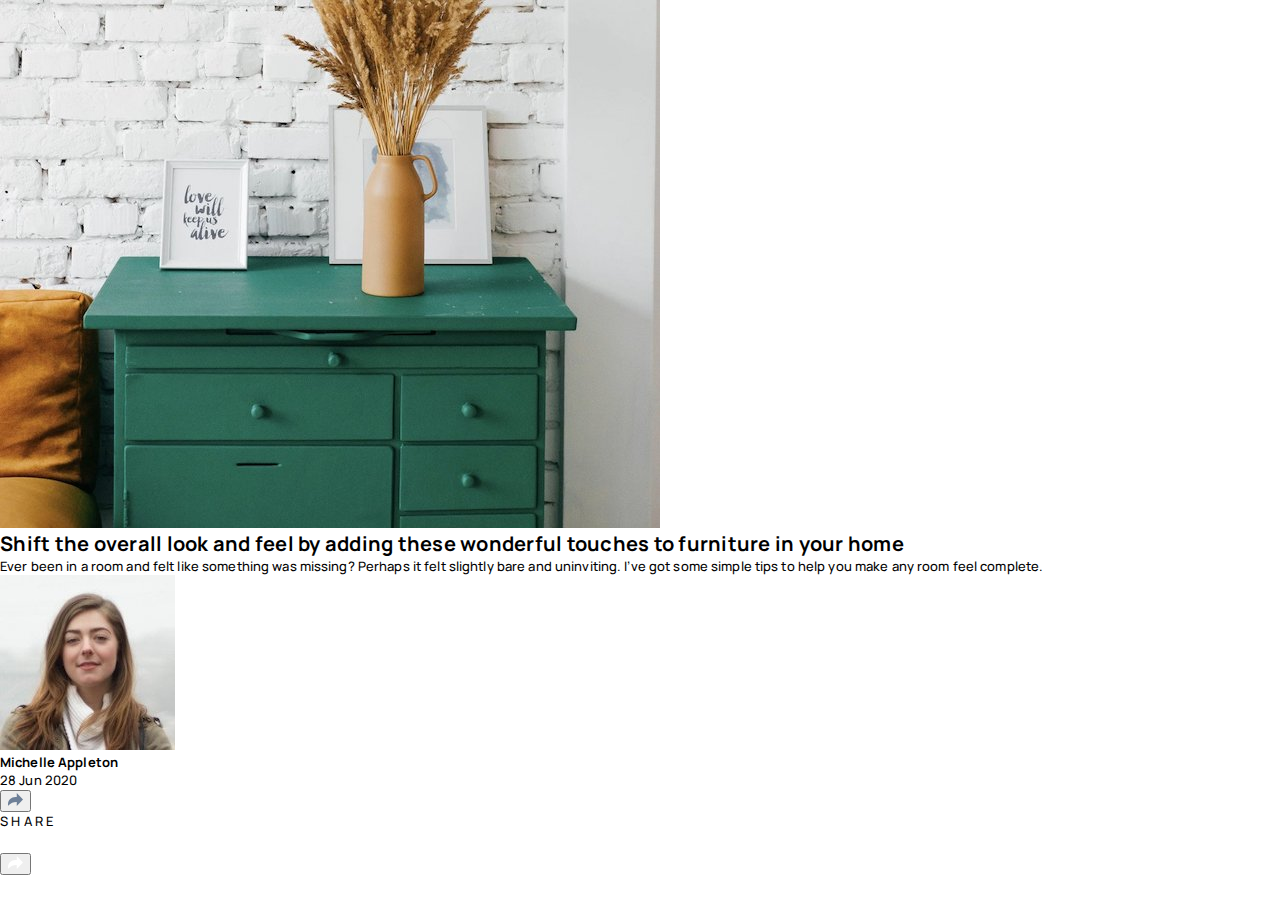
<file: article-preview-component-master/index.html>
<!doctype html>
<html lang="en">
  <head>
    <meta charset="UTF-8" />
    <meta name="viewport" content="width=device-width, initial-scale=1.0" />

    <link
      rel="icon"
      type="image/png"
      sizes="32x32"
      href="./images/favicon-32x32.png"
    />
    <link rel="stylesheet" href="./style.css" />
    <link rel="preconnect" href="https://fonts.googleapis.com" />
    <link rel="preconnect" href="https://fonts.gstatic.com" crossorigin />
    <link
      href="https://fonts.googleapis.com/css2?family=Manrope:wght@200..800&display=swap"
      rel="stylesheet"
    />
    <script defer src="./main.js"></script>

    <title>Frontend Mentor | Article preview component</title>

    <style>
      .attribution {
        font-size: 11px;
        text-align: center;
      }
      .attribution a {
        color: hsl(228, 45%, 44%);
      }
    </style>
  </head>
  <body>
    <main>
      <img
        class="decoration-img"
        src="./images/drawers.jpg"
        alt="green table with a vase"
      />
      <section>
        <div class="text-content">
          <div class="title text-preset-1">
            Shift the overall look and feel by adding these wonderful touches to
            furniture in your home
          </div>
          <div class="description text-preset-2-medium">
            Ever been in a room and felt like something was missing? Perhaps it
            felt slightly bare and uninviting. I’ve got some simple tips to help
            you make any room feel complete.
          </div>
        </div>
        <div class="profile">
          <div class="profile-main">
            <img src="./images/avatar-michelle.jpg" alt="profile picture" />
            <div class="profile-text">
              <div class="name text-preset-2-bold">Michelle Appleton</div>
              <div class="date text-preset-2-medium">28 Jun 2020</div>
            </div>
          </div>
          <button><img src="./images/icon-share.svg" /></button>
        </div>
      </section>
      <div class="share">
        <div class="share-contents">
          <span class="text-preset-3">Share</span>
          <div class="share-icons">
            <a href="/"
              ><img src="./images/icon-facebook.svg" alt="facebook" /></a
            ><a href="/"
              ><img src="./images/icon-twitter.svg" alt="twitter" /></a
            ><a href="/"
              ><img src="./images/icon-pinterest.svg" alt="pinterest"
            /></a>
          </div>
        </div>
        <button>
          <img src="./images/icon-share-dark.svg" />
        </button>
      </div>
    </main>
  </body>
</html>
</file>
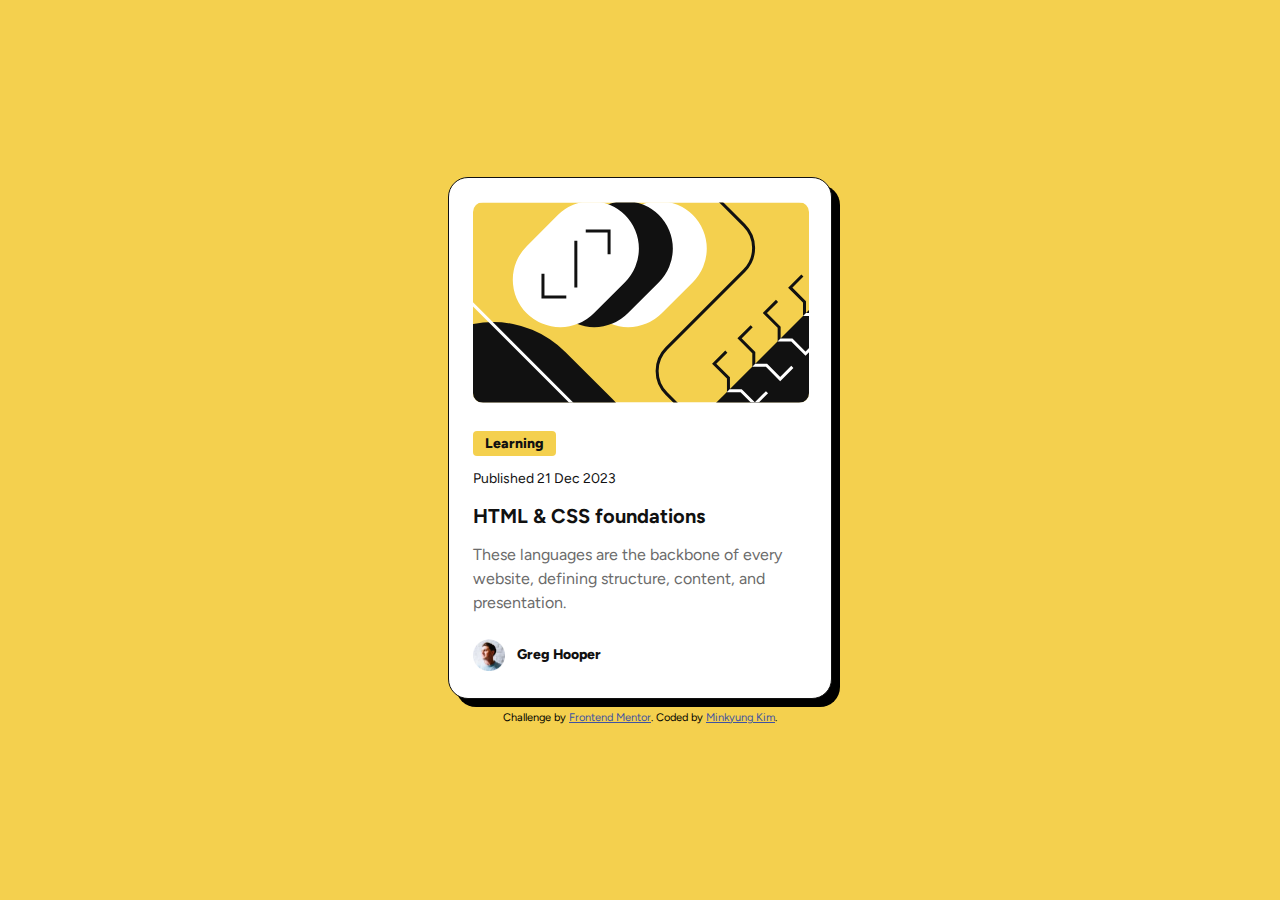
<file: blog-preview-card-main/index.html>
<!DOCTYPE html>
<html lang="en">
  <head>
    <meta charset="UTF-8" />
    <meta name="viewport" content="width=device-width, initial-scale=1.0" />
    <link
      rel="icon"
      type="image/png"
      sizes="32x32"
      href="./assets/images/favicon-32x32.png"
    />
    <title>Frontend Mentor | Blog preview card</title>
    <link rel="stylesheet" href="style.css" />
    <link rel="preconnect" href="https://fonts.googleapis.com" />
    <link rel="preconnect" href="https://fonts.gstatic.com" crossorigin />
    <link
      href="https://fonts.googleapis.com/css2?family=Figtree:ital,wght@0,300..900;1,300..900&family=Inter:ital,opsz,wght@0,14..32,100..900;1,14..32,100..900&display=swap"
      rel="stylesheet"
    />
    <style>
      .attribution {
        font-size: 11px;
        text-align: center;
      }
      .attribution a {
        color: hsl(228, 45%, 44%);
      }
    </style>
  </head>
  <body>
    <main class="container">
      <figure>
        <img src="./assets/images/illustration-article.svg" alt="image" />
      </figure>
      <section class="descriptions">
        <div class="category">Learning</div>
        <div class="date">Published 21 Dec 2023</div>
        <h1>HTML & CSS foundations</h1>
        <div class="summary">
          These languages are the backbone of every website, defining structure,
          content, and presentation.
        </div>
      </section>
      <section class="user">
        <img src="./assets/images/image-avatar.webp" />
        <div>Greg Hooper</div>
      </section>
    </main>
    <div class="attribution">
      Challenge by
      <a href="https://www.frontendmentor.io?ref=challenge" target="_blank"
        >Frontend Mentor</a
      >. Coded by <a href="#">Minkyung Kim</a>.
    </div>
  </body>
</html>
</file>
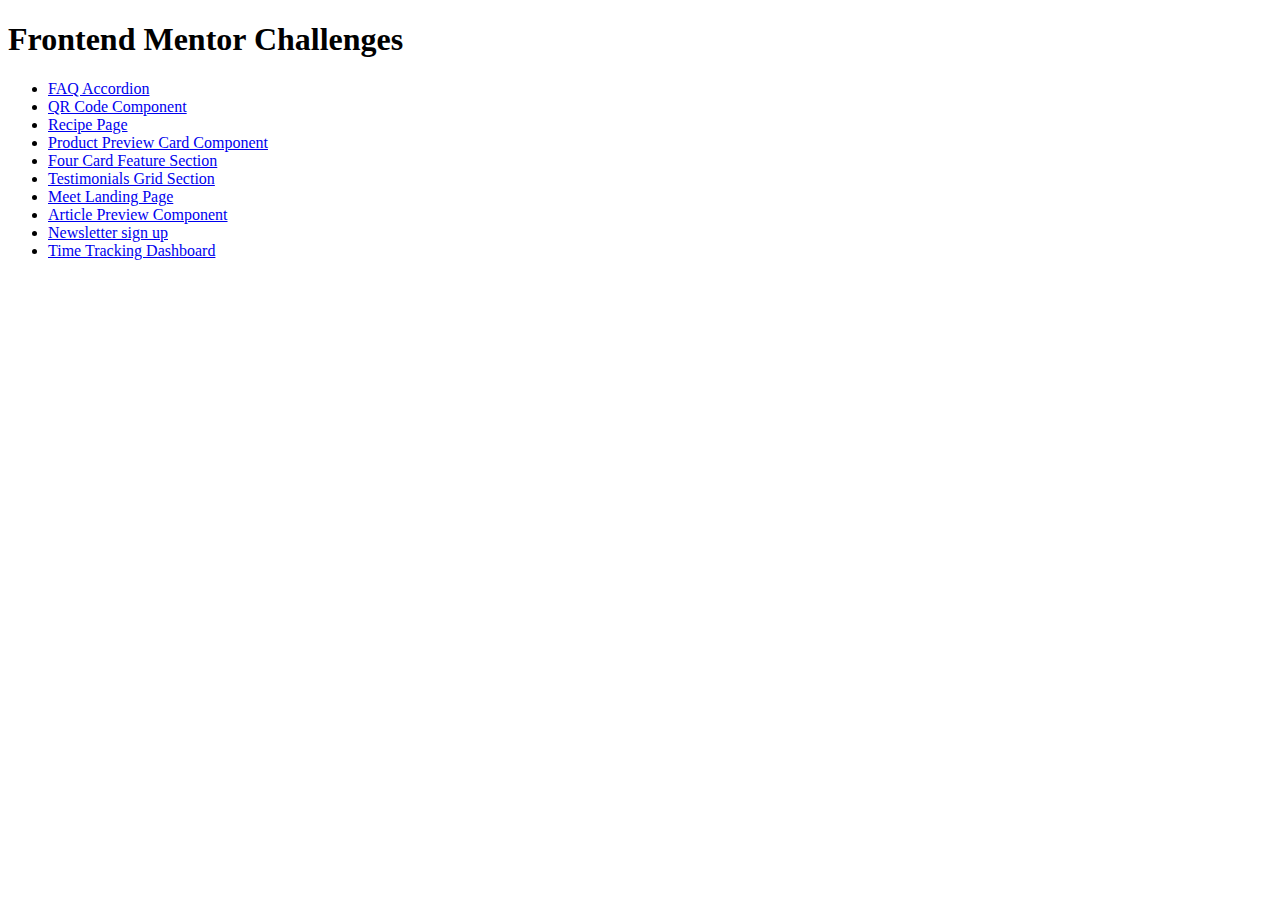
<file: docs/index.html>
<!doctype html>
<html lang="en">
  <head>
    <meta charset="UTF-8" />
    <meta name="viewport" content="width=device-width, initial-scale=1.0" />
    <title>Frontend Mentor Challenges</title>
  </head>
  <body>
    <h1>Frontend Mentor Challenges</h1>
    <ul>
      <li><a href="./faq-accordion-main/">FAQ Accordion</a></li>

      <li><a href="./qr-code-component-main/">QR Code Component</a></li>

      <li><a href="./recipe-page-main/">Recipe Page</a></li>
      <li>
        <a href="./product-preview-card-component-main/"
          >Product Preview Card Component</a
        >
      </li>
      <li>
        <a href="./four-card-feature-section-master/"
          >Four Card Feature Section</a
        >
      </li>
      <li>
        <a href="./testimonials-grid-section-main/"
          >Testimonials Grid Section</a
        >
      </li>
      <li>
        <a href="./meet-landing-page/starter-code/index.html"
          >Meet Landing Page</a
        >
      </li>

      <li>
        <a href="./article-preview-component-master/"
          >Article Preview Component</a
        >
      </li>

      <li>
        <a href="./newsletter-sign-up-with-success-message-main/"
          >Newsletter sign up</a
        >
      </li>

      <li>
        <a href="./time-tracking-dashboard-main/">Time Tracking Dashboard</a>
      </li>
    </ul>
  </body>
</html>
</file>
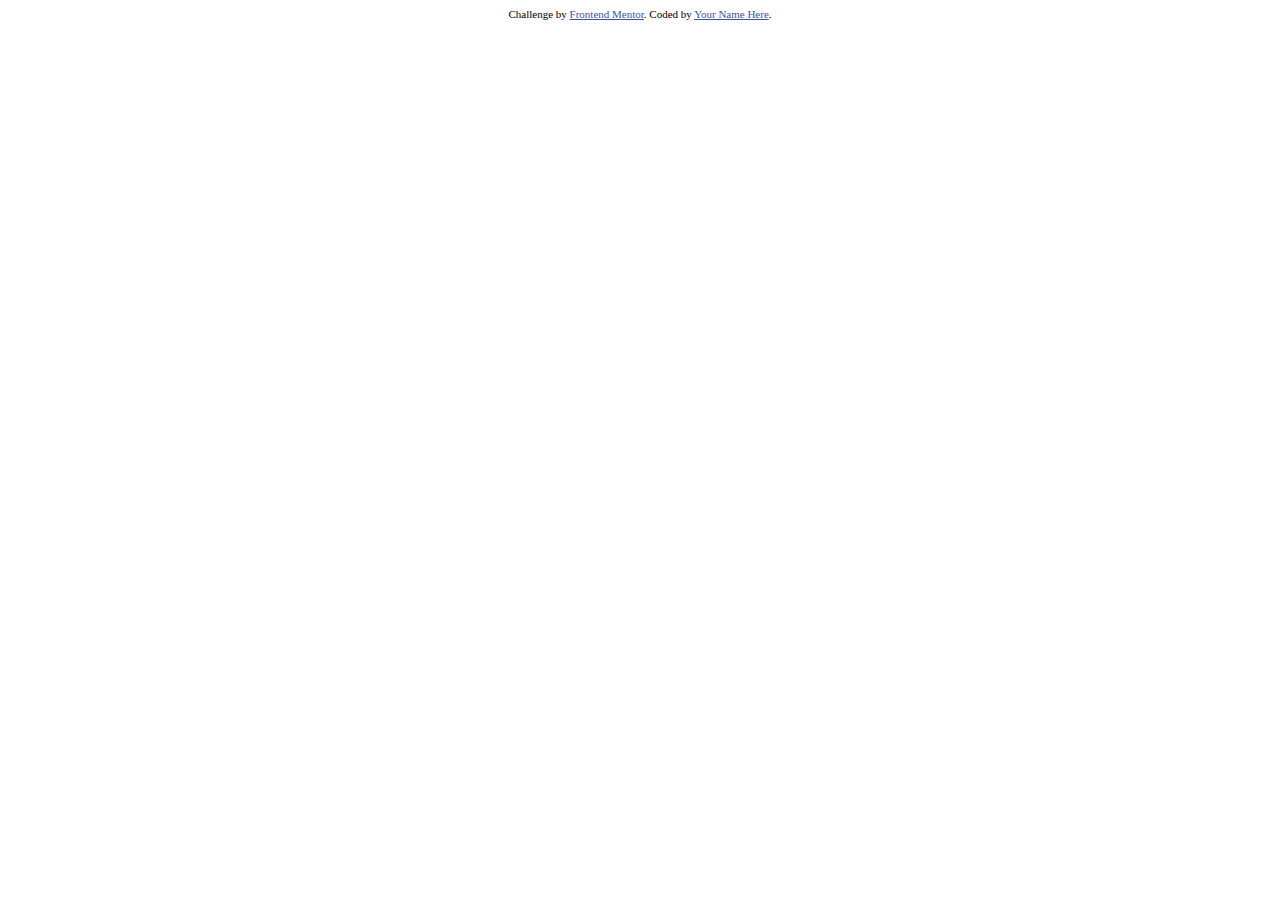
<file: faq-accordion-main/index.html>
<!DOCTYPE html>
<html lang="en">
  <head>
    <meta charset="UTF-8" />
    <meta name="viewport" content="width=device-width, initial-scale=1.0" />
    <!-- displays site properly based on user's device -->

    <link
      rel="icon"
      type="image/png"
      sizes="32x32"
      href="./assets/images/favicon-32x32.png"
    />

    <title>Frontend Mentor | FAQ accordion</title>

    <!-- Feel free to remove these styles or customise in your own stylesheet 👍 -->
    <style>
      .attribution {
        font-size: 11px;
        text-align: center;
      }
      .attribution a {
        color: hsl(228, 45%, 44%);
      }
    </style>
  </head>
  <body>
    <div class="attribution">
      Challenge by
      <a href="https://www.frontendmentor.io?ref=challenge" target="_blank"
        >Frontend Mentor</a
      >. Coded by <a href="#">Your Name Here</a>.
    </div>
  </body>
</html>
</file>
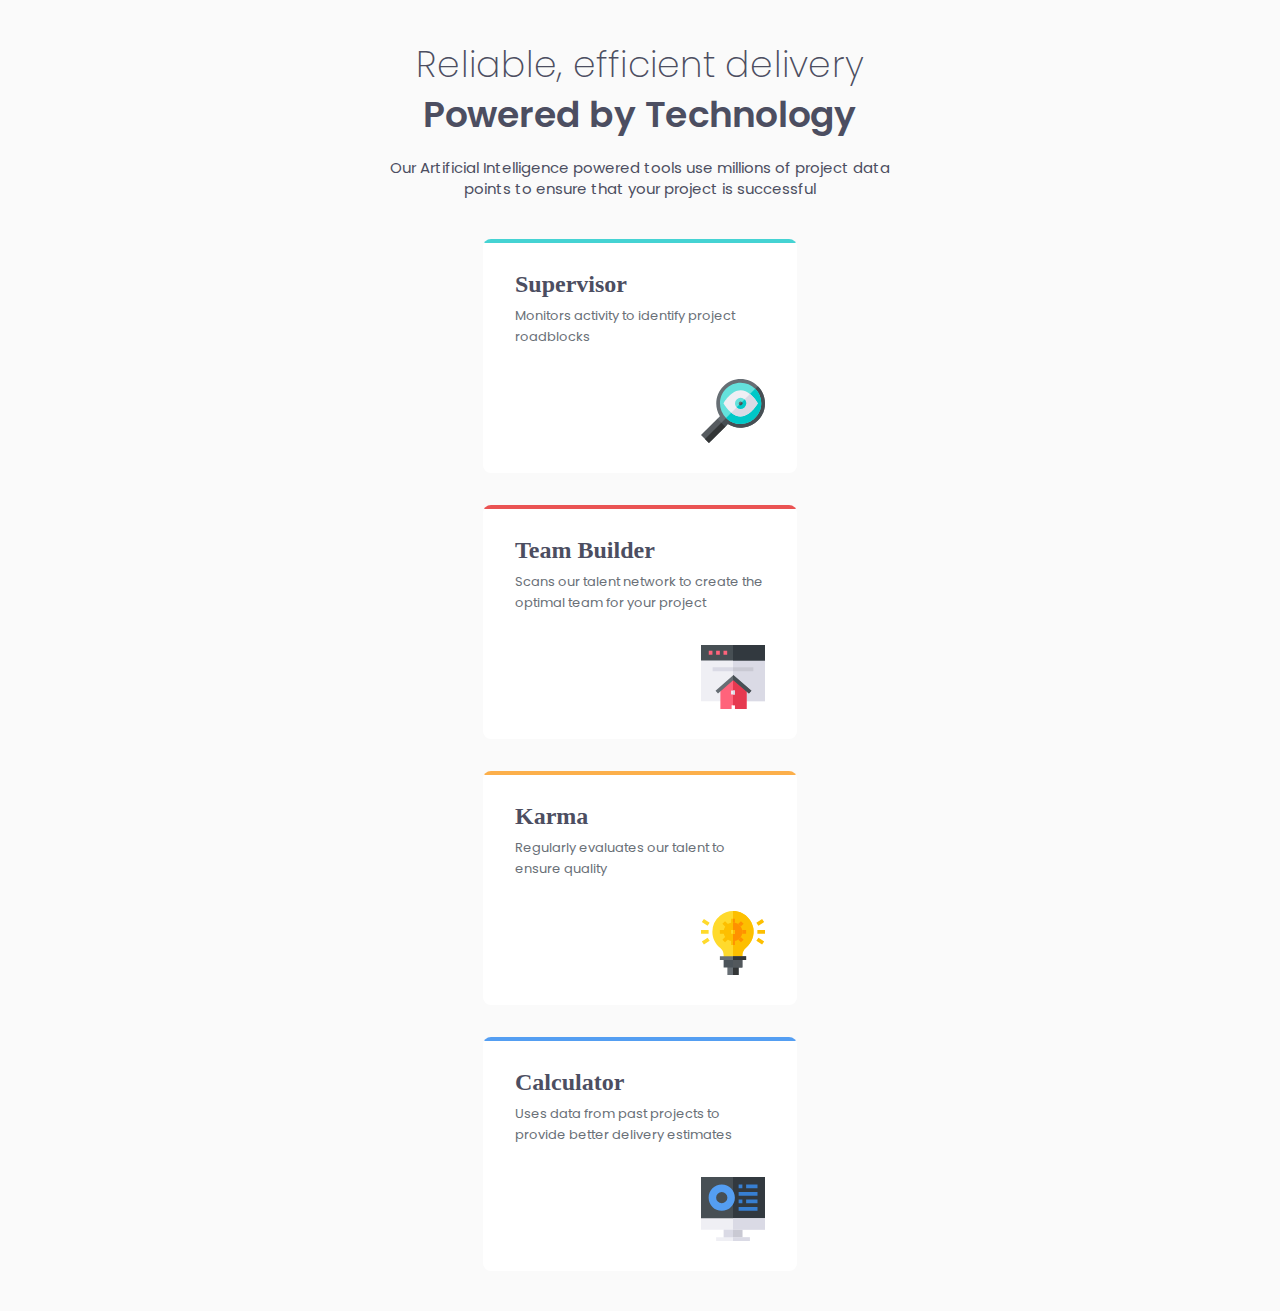
<file: four-card-feature-section-master/index.html>
<!DOCTYPE html>
<html lang="en">
  <head>
    <meta charset="UTF-8" />
    <meta name="viewport" content="width=device-width, initial-scale=1.0" />
    <link
      rel="icon"
      type="image/png"
      sizes="32x32"
      href="./images/favicon-32x32.png"
    />
    <link rel="stylesheet" href="./style.css" />
    <link rel="preconnect" href="https://fonts.googleapis.com" />
    <link rel="preconnect" href="https://fonts.gstatic.com" crossorigin />
    <link
      href="https://fonts.googleapis.com/css2?family=Poppins:ital,wght@0,100;0,200;0,300;0,400;0,500;0,600;0,700;0,800;0,900;1,100;1,200;1,300;1,400;1,500;1,600;1,700;1,800;1,900&display=swap"
      rel="stylesheet"
    />

    <title>Frontend Mentor | Four card feature section</title>
  </head>
  <body>
    <main>
      <header>
        <h1 class="text-preset-2">
          Reliable, efficient delivery
          <span class="text-preset-1">Powered by Technology</span>
        </h1>
        <p class="text-preset-4">
          Our Artificial Intelligence powered tools use millions of project data
          <br />
          points to ensure that your project is successful
        </p>
      </header>
      <section>
        <article class="supervisor card-cyan">
          <div class="title">
            <h2>Supervisor</h2>
            <p class="text-preset-5">
              Monitors activity to identify project roadblocks
            </p>
          </div>
          <img src="./images/icon-supervisor.svg" alt="Supervisor" />
        </article>
        <article class="team-builder card-red">
          <div class="title">
            <h2>Team Builder</h2>
            <p class="text-preset-5">
              Scans our talent network to create the optimal team for your
              project
            </p>
          </div>
          <img src="./images/icon-team-builder.svg" alt="Team builder" />
        </article>
        <article class="karma card-orange">
          <div class="title">
            <h2>Karma</h2>
            <p class="text-preset-5">
              Regularly evaluates our talent to ensure quality
            </p>
          </div>
          <img src="./images/icon-karma.svg" alt="Karma" />
        </article>

        <article class="calculator card-blue">
          <div class="title">
            <h2>Calculator</h2>
            <p class="text-preset-5">
              Uses data from past projects to provide better delivery estimates
            </p>
          </div>
          <img src="./images/icon-calculator.svg" alt="Calculator" />
        </article>
      </section>
    </main>
  </body>
</html>
</file>
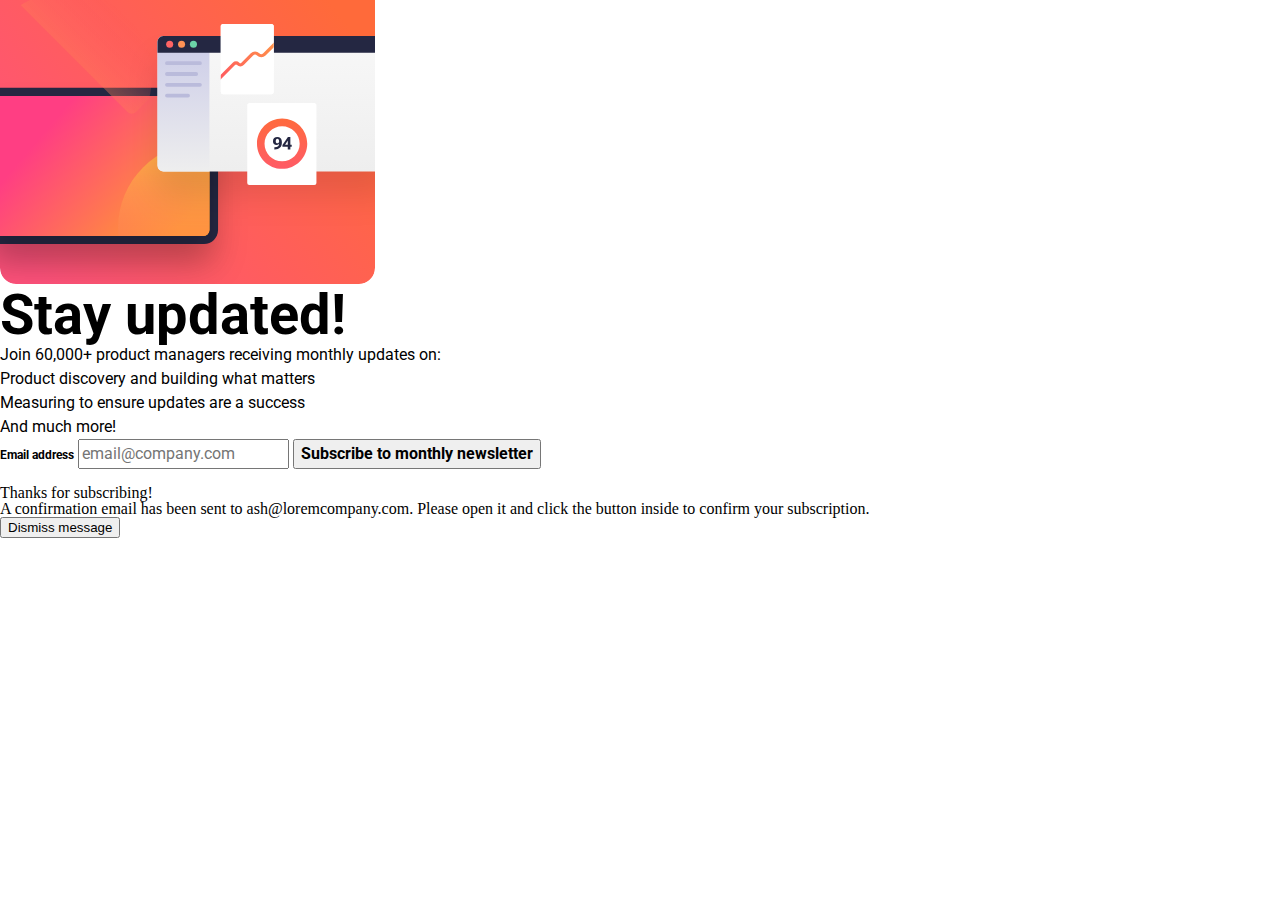
<file: newsletter-sign-up-with-success-message-main/index.html>
<!doctype html>
<html lang="en">
  <head>
    <meta charset="UTF-8" />
    <meta name="viewport" content="width=device-width, initial-scale=1.0" />

    <link
      rel="icon"
      type="image/png"
      sizes="32x32"
      href="./assets/images/favicon-32x32.png"
    />
    <link rel="preconnect" href="https://fonts.googleapis.com" />
    <link rel="preconnect" href="https://fonts.gstatic.com" crossorigin />
    <link
      href="https://fonts.googleapis.com/css2?family=Roboto:ital,wght@0,100..900;1,100..900&display=swap"
      rel="stylesheet"
    />
    <link rel="stylesheet" href="./style.css" />
    <script defer src="./main.js"></script>

    <title>
      Frontend Mentor | Newsletter sign-up form with success message
    </title>
  </head>
  <body>
    <main>
      <img src="./assets/images/illustration-sign-up-mobile.svg" />
      <div class="contents-container">
        <div class="text-container">
          <h1 class="text-preset-1">Stay updated!</h1>
          <p class="text-preset-2-regular">
            Join 60,000+ product managers receiving monthly updates on:
          </p>
          <ul class="text-preset-2-regular">
            <li>Product discovery and building what matters</li>
            <li>Measuring to ensure updates are a success</li>
            <li>And much more!</li>
          </ul>
        </div>
        <form>
          <label class="text-preset-3-bold">Email address</label>
          <input
            class="text-preset-2-regular"
            placeholder="email@company.com "
          />
          <button class="submit-btn text-preset-2-bold">
            Subscribe to monthly newsletter
          </button>
        </form>
      </div>
    </main>

    <!-- Success message -->
    <div class="success-message">
      <img />
      <h1>Thanks for subscribing!</h1>
      <p>
        A confirmation email has been sent to ash@loremcompany.com. Please open
        it and click the button inside to confirm your subscription.
      </p>
      <button>Dismiss message</button>
    </div>
  </body>
</html>
</file>
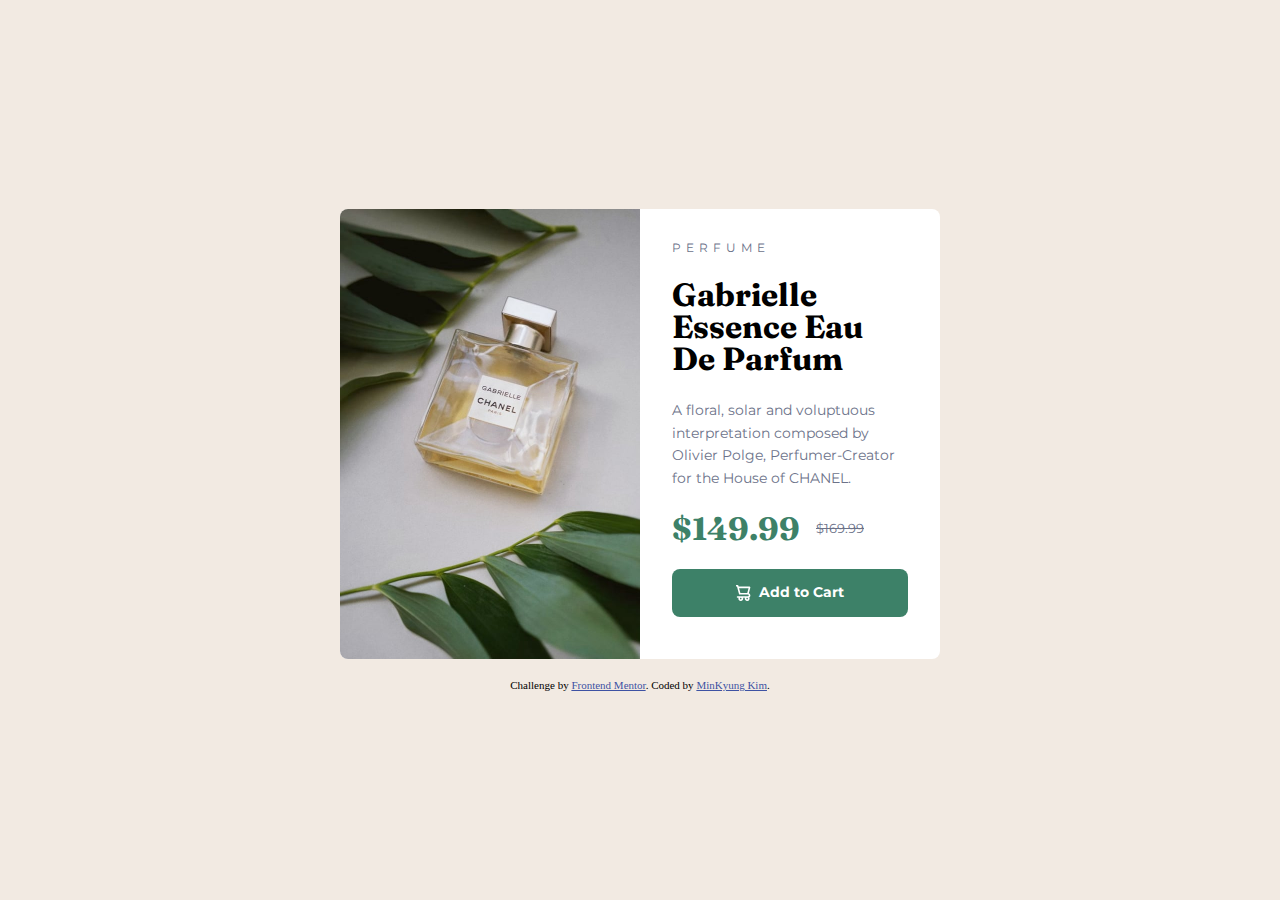
<file: product-preview-card-component-main/index.html>
<!DOCTYPE html>
<html lang="en">
  <head>
    <meta charset="UTF-8" />
    <meta name="viewport" content="width=device-width, initial-scale=1.0" />

    <link
      rel="icon"
      type="image/png"
      sizes="32x32"
      href="./images/favicon-32x32.png"
    />
    <link rel="stylesheet" href="style.css" />
    <link rel="preconnect" href="https://fonts.googleapis.com" />
    <link rel="preconnect" href="https://fonts.gstatic.com" crossorigin />
    <link
      href="https://fonts.googleapis.com/css2?family=Fraunces:ital,opsz,wght@0,9..144,100..900;1,9..144,100..900&family=Montserrat:ital,wght@0,100..900;1,100..900&display=swap"
      rel="stylesheet"
    />

    <title>Frontend Mentor | Product preview card component</title>
  </head>
  <body>
    <main>
      <article>
        <figure>
          <picture>
            <source
              media="(min-width: 768px)"
              srcset="./images/image-product-desktop.jpg"
            />
            <img src="./images/image-product-mobile.jpg" alt="Perfume" />
          </picture>
        </figure>

        <section>
          <div class="title">
            <div class="category text-preset-4">Perfume</div>
            <h1 class="text-preset-1">Gabrielle Essence Eau De Parfum</h1>

            <p class="text-preset-3">
              A floral, solar and voluptuous interpretation composed by Olivier
              Polge, Perfumer-Creator for the House of CHANEL.
            </p>
          </div>
          <div class="pricing">
            <div class="discount_price text-preset-1">$149.99</div>
            <div class="original_price text-preset-5">$169.99</div>
          </div>
          <button class="text-preset-2">
            <svg width="15" height="16" xmlns="http://www.w3.org/2000/svg">
              <path
                d="M14.383 10.388a2.397 2.397 0 0 0-1.518-2.222l1.494-5.593a.8.8 0 0 0-.144-.695.8.8 0 0 0-.631-.28H2.637L2.373.591A.8.8 0 0 0 1.598 0H0v1.598h.983l1.982 7.4a.8.8 0 0 0 .799.59h8.222a.8.8 0 0 1 0 1.599H1.598a.8.8 0 1 0 0 1.598h.943a2.397 2.397 0 1 0 4.507 0h1.885a2.397 2.397 0 1 0 4.331-.376 2.397 2.397 0 0 0 1.12-2.021ZM11.26 7.99H4.395L3.068 3.196h9.477L11.26 7.991Zm-6.465 6.392a.8.8 0 1 1 0-1.598.8.8 0 0 1 0 1.598Zm6.393 0a.8.8 0 1 1 0-1.598.8.8 0 0 1 0 1.598Z"
                fill="#FFF"
              />
            </svg>
            Add to Cart
          </button>
        </section>
      </article>
    </main>

    <div class="attribution">
      Challenge by
      <a href="https://www.frontendmentor.io?ref=challenge" target="_blank"
        >Frontend Mentor</a
      >. Coded by <a href="#">MinKyung Kim</a>.
    </div>
  </body>
</html>
</file>
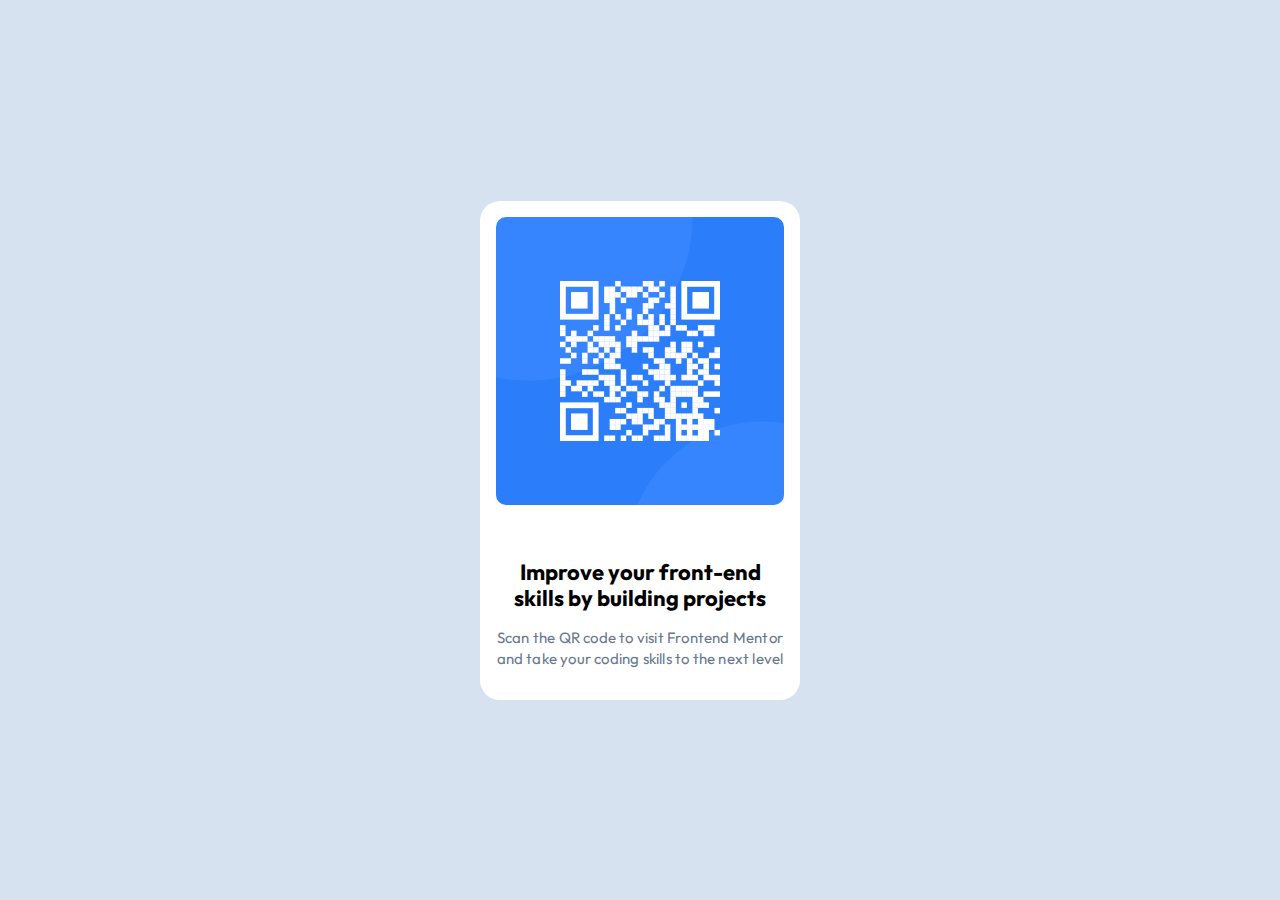
<file: qr-code-component-main/index.html>
<!DOCTYPE html>
<html lang="en">
  <head>
    <meta charset="UTF-8" />
    <meta name="viewport" content="width=device-width, initial-scale=1.0" />

    <link
      rel="icon"
      type="image/png"
      sizes="32x32"
      href="./images/favicon-32x32.png"
    />
    <link rel="stylesheet" href="style.css" />

    <link rel="preconnect" href="https://fonts.googleapis.com" />
    <link rel="preconnect" href="https://fonts.gstatic.com" crossorigin />
    <link
      href="https://fonts.googleapis.com/css2?family=Outfit:wght@100..900&display=swap"
      rel="stylesheet"
    />

    <title>Frontend Mentor | QR code component</title>
  </head>
  <body>
    <div class="container">
      <img src="images/image-qr-code.png" alt="qrcode" />
      <div class="text-container">
        <h1 class="title text-preset-1">
          Improve your front-end skills by building projects
        </h1>
        <p class="description text-preset-2">
          Scan the QR code to visit Frontend Mentor and take your coding skills
          to the next level
        </p>
      </div>
    </div>
  </body>
</html>
</file>
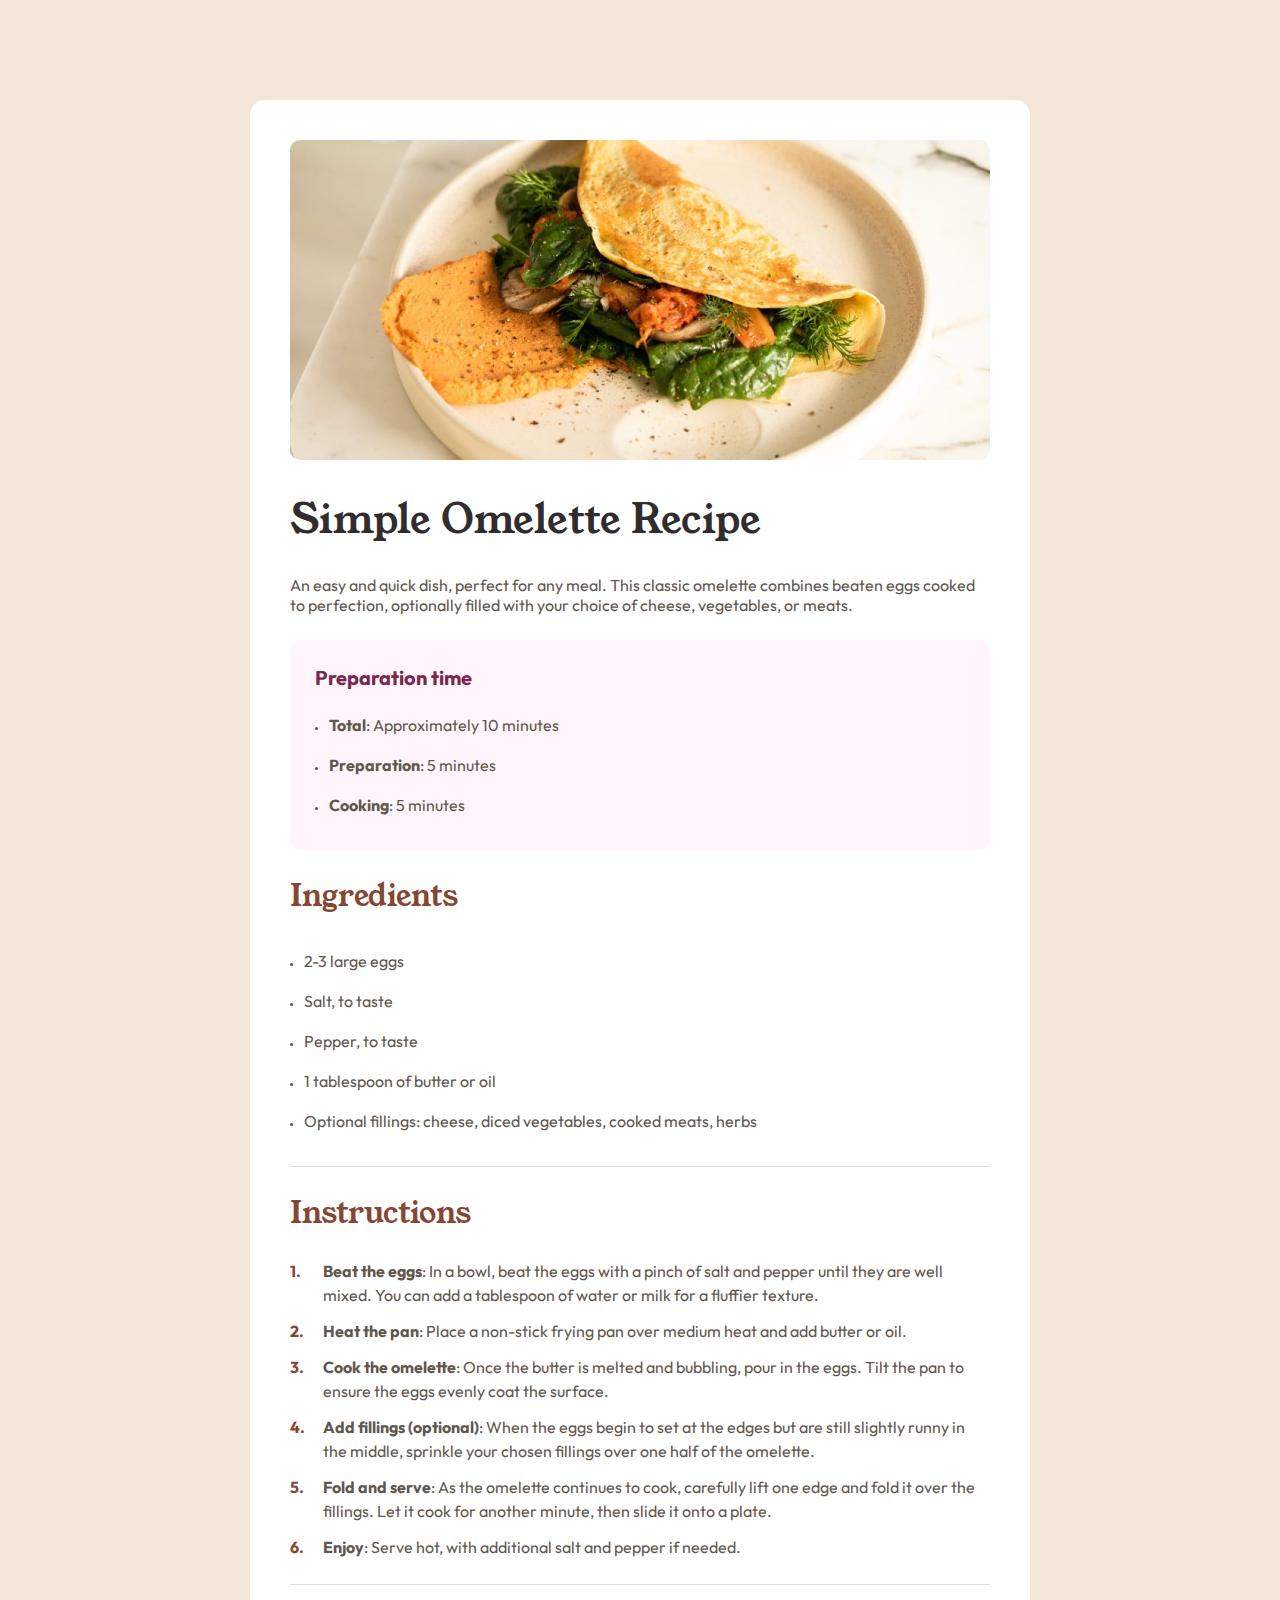
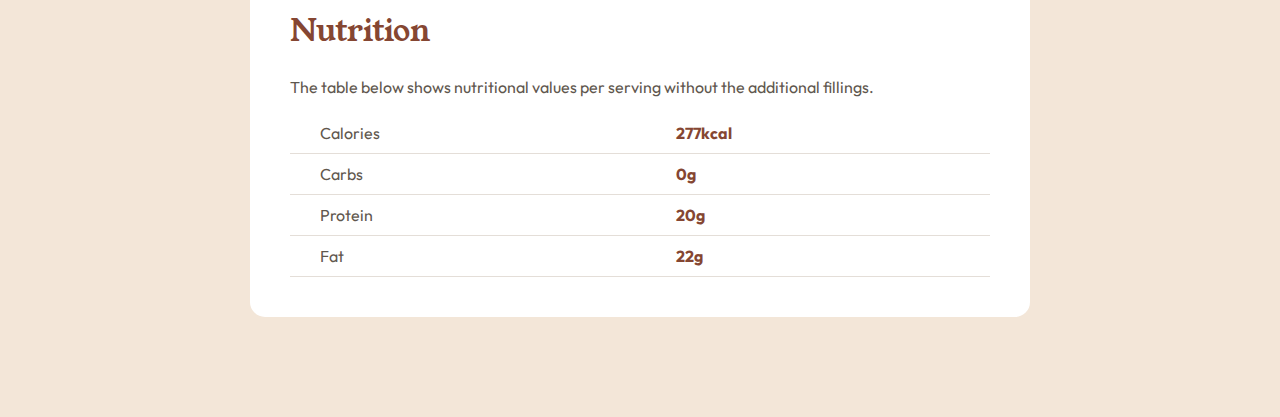
<file: recipe-page-main/index.html>
<!DOCTYPE html>
<html lang="en">
  <head>
    <meta charset="UTF-8" />
    <meta name="viewport" content="width=device-width, initial-scale=1.0" />

    <link
      rel="icon"
      type="image/png"
      sizes="32x32"
      href="./assets/images/favicon-32x32.png"
    />
    <link rel="stylesheet" href="style.css" />
    <title>Frontend Mentor | Recipe page</title>

    <style>
      .attribution {
        font-size: 11px;
        text-align: center;
      }
      .attribution a {
        color: hsl(228, 45%, 44%);
      }
    </style>
  </head>
  <body>
    <main>
      <img src="./assets/images/image-omelette.jpeg" alt="emelette" />
      <div class="container">
        <h1>Simple Omelette Recipe</h1>

        <p class="description">
          An easy and quick dish, perfect for any meal. This classic omelette
          combines beaten eggs cooked to perfection, optionally filled with your
          choice of cheese, vegetables, or meats.
        </p>

        <section class="preparation-time">
          <h3>Preparation time</h3>
          <ul>
            <li><strong>Total</strong>: Approximately 10 minutes</li>
            <li><strong>Preparation</strong>: 5 minutes</li>
            <li><strong>Cooking</strong>: 5 minutes</li>
          </ul>
        </section>
        <section class="ingredients">
          <h2>Ingredients</h2>
          <ul>
            <li>2-3 large eggs</li>
            <li>Salt, to taste</li>
            <li>Pepper, to taste</li>
            <li>1 tablespoon of butter or oil</li>
            <li>
              Optional fillings: cheese, diced vegetables, cooked meats, herbs
            </li>
          </ul>
        </section>
        <hr />
        <section class="instructions">
          <h2>Instructions</h2>

          <ol>
            <li>
              <strong>Beat the eggs</strong>: In a bowl, beat the eggs with a
              pinch of salt and pepper until they are well mixed. You can add a
              tablespoon of water or milk for a fluffier texture.
            </li>

            <li>
              <strong>Heat the pan</strong>: Place a non-stick frying pan over
              medium heat and add butter or oil.
            </li>

            <li>
              <strong>Cook the omelette</strong>: Once the butter is melted and
              bubbling, pour in the eggs. Tilt the pan to ensure the eggs evenly
              coat the surface.
            </li>

            <li>
              <strong>Add fillings (optional)</strong>: When the eggs begin to
              set at the edges but are still slightly runny in the middle,
              sprinkle your chosen fillings over one half of the omelette.
            </li>

            <li>
              <strong>Fold and serve</strong>: As the omelette continues to
              cook, carefully lift one edge and fold it over the fillings. Let
              it cook for another minute, then slide it onto a plate.
            </li>

            <li>
              <strong>Enjoy</strong>: Serve hot, with additional salt and pepper
              if needed.
            </li>
          </ol>
        </section>
        <hr />
        <section class="nutrition">
          <h2>Nutrition</h2>

          <p>
            The table below shows nutritional values per serving without the
            additional fillings.
          </p>
          <table>
            <tr>
              <td class="category">Calories</td>
              <td class="number">277kcal</td>
            </tr>

            <tr>
              <td class="category">Carbs</td>
              <td class="number">0g</td>
            </tr>

            <tr>
              <td class="category">Protein</td>
              <td class="number">20g</td>
            </tr>

            <tr>
              <td class="category">Fat</td>
              <td class="number">22g</td>
            </tr>
          </table>
        </section>
      </div>
    </main>

    <!-- <footer class="attribution">
      Challenge by
      <a href="https://www.frontendmentor.io?ref=challenge" target="_blank"
        >Frontend Mentor</a
      >. Coded by <a href="#">Your Name Here</a>.
    </footer> -->
  </body>
</html>
</file>
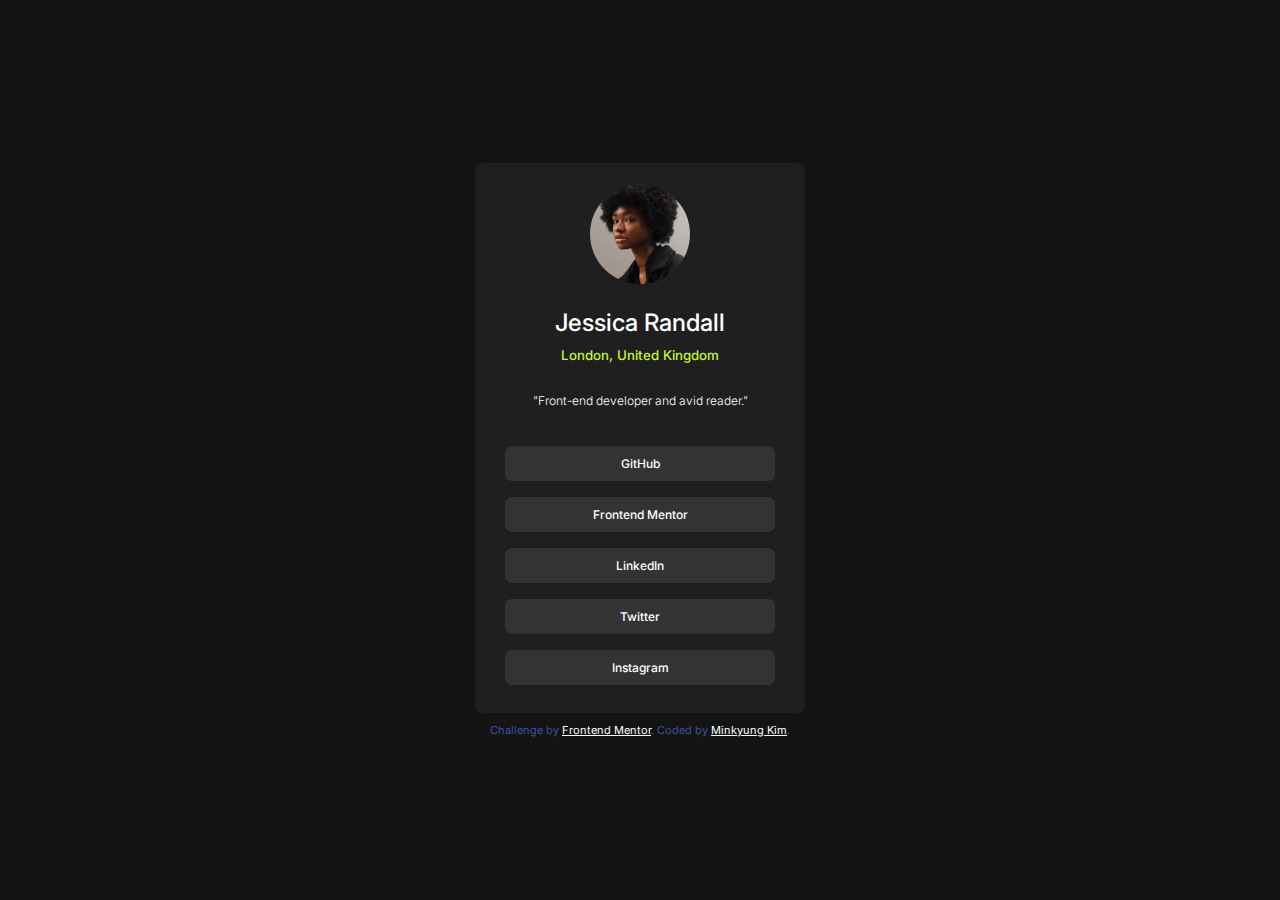
<file: social-links-profile-main/index.html>
<!DOCTYPE html>
<html lang="en">
  <head>
    <meta charset="UTF-8" />
    <meta name="viewport" content="width=device-width, initial-scale=1.0" />
    <link
      rel="icon"
      type="image/png"
      sizes="32x32"
      href="./assets/images/favicon-32x32.png"
    />
    <title>Frontend Mentor | Social links profile</title>
    <link rel="stylesheet" href="style.css" />
    <link rel="preconnect" href="https://fonts.googleapis.com" />
    <link rel="preconnect" href="https://fonts.gstatic.com" crossorigin />
    <link
      href="https://fonts.googleapis.com/css2?family=Inter:ital,opsz,wght@0,14..32,100..900;1,14..32,100..900&display=swap"
      rel="stylesheet"
    />
  </head>
  <body>
    <div class="container">
      <div class="user_image">
        <img src="./assets/images/avatar-jessica.jpeg" alt="profile-picture" />
      </div>
      <div class="description">
        <h2>Jessica Randall</h2>
        <h5>London, United Kingdom</h5>
        <p>"Front-end developer and avid reader."</p>
      </div>
      <div class="snsButtons">
        <button>GitHub</button>
        <button>Frontend Mentor</button>
        <button>LinkedIn</button>
        <button>Twitter</button>
        <button>Instagram</button>
      </div>
    </div>
    <div class="attribution">
      Challenge by
      <a href="https://www.frontendmentor.io?ref=challenge" target="_blank"
        >Frontend Mentor</a
      >. Coded by <a href="#">Minkyung Kim</a>.
    </div>
  </body>
</html>
</file>
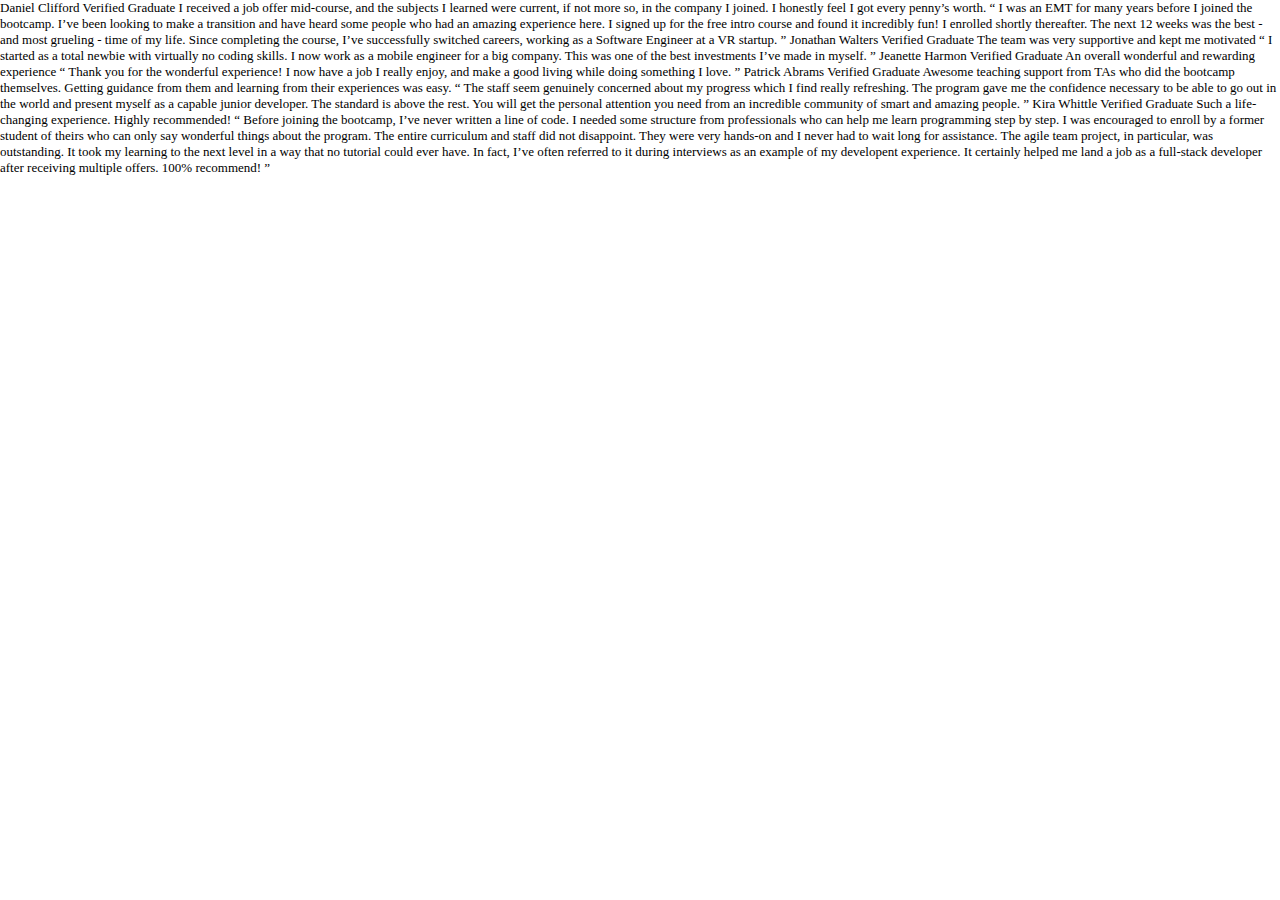
<file: testimonials-grid-section-main/index.html>
<!DOCTYPE html>
<html lang="en">
  <head>
    <meta charset="UTF-8" />
    <meta name="viewport" content="width=device-width, initial-scale=1.0" />

    <link
      rel="icon"
      type="image/png"
      sizes="32x32"
      href="./images/favicon-32x32.png"
    />
    <link rel="stylesheet" href="style.css" />
    <link rel="preconnect" href="https://fonts.googleapis.com" />
    <link rel="preconnect" href="https://fonts.gstatic.com" crossorigin />
    <link
      href="https://fonts.googleapis.com/css2?family=Barlow+Semi+Condensed:ital,wght@0,100;0,200;0,300;0,400;0,500;0,600;0,700;0,800;0,900;1,100;1,200;1,300;1,400;1,500;1,600;1,700;1,800;1,900&display=swap"
      rel="stylesheet"
    />

    <title>Frontend Mentor | [Challenge Name Here]</title>
  </head>
  <body>
    Daniel Clifford Verified Graduate I received a job offer mid-course, and the
    subjects I learned were current, if not more so, in the company I joined. I
    honestly feel I got every penny’s worth. “ I was an EMT for many years
    before I joined the bootcamp. I’ve been looking to make a transition and
    have heard some people who had an amazing experience here. I signed up for
    the free intro course and found it incredibly fun! I enrolled shortly
    thereafter. The next 12 weeks was the best - and most grueling - time of my
    life. Since completing the course, I’ve successfully switched careers,
    working as a Software Engineer at a VR startup. ” Jonathan Walters Verified
    Graduate The team was very supportive and kept me motivated “ I started as a
    total newbie with virtually no coding skills. I now work as a mobile
    engineer for a big company. This was one of the best investments I’ve made
    in myself. ” Jeanette Harmon Verified Graduate An overall wonderful and
    rewarding experience “ Thank you for the wonderful experience! I now have a
    job I really enjoy, and make a good living while doing something I love. ”
    Patrick Abrams Verified Graduate Awesome teaching support from TAs who did
    the bootcamp themselves. Getting guidance from them and learning from their
    experiences was easy. “ The staff seem genuinely concerned about my progress
    which I find really refreshing. The program gave me the confidence necessary
    to be able to go out in the world and present myself as a capable junior
    developer. The standard is above the rest. You will get the personal
    attention you need from an incredible community of smart and amazing people.
    ” Kira Whittle Verified Graduate Such a life-changing experience. Highly
    recommended! “ Before joining the bootcamp, I’ve never written a line of
    code. I needed some structure from professionals who can help me learn
    programming step by step. I was encouraged to enroll by a former student of
    theirs who can only say wonderful things about the program. The entire
    curriculum and staff did not disappoint. They were very hands-on and I never
    had to wait long for assistance. The agile team project, in particular, was
    outstanding. It took my learning to the next level in a way that no tutorial
    could ever have. In fact, I’ve often referred to it during interviews as an
    example of my developent experience. It certainly helped me land a job as a
    full-stack developer after receiving multiple offers. 100% recommend! ”
  </body>
</html>
</file>
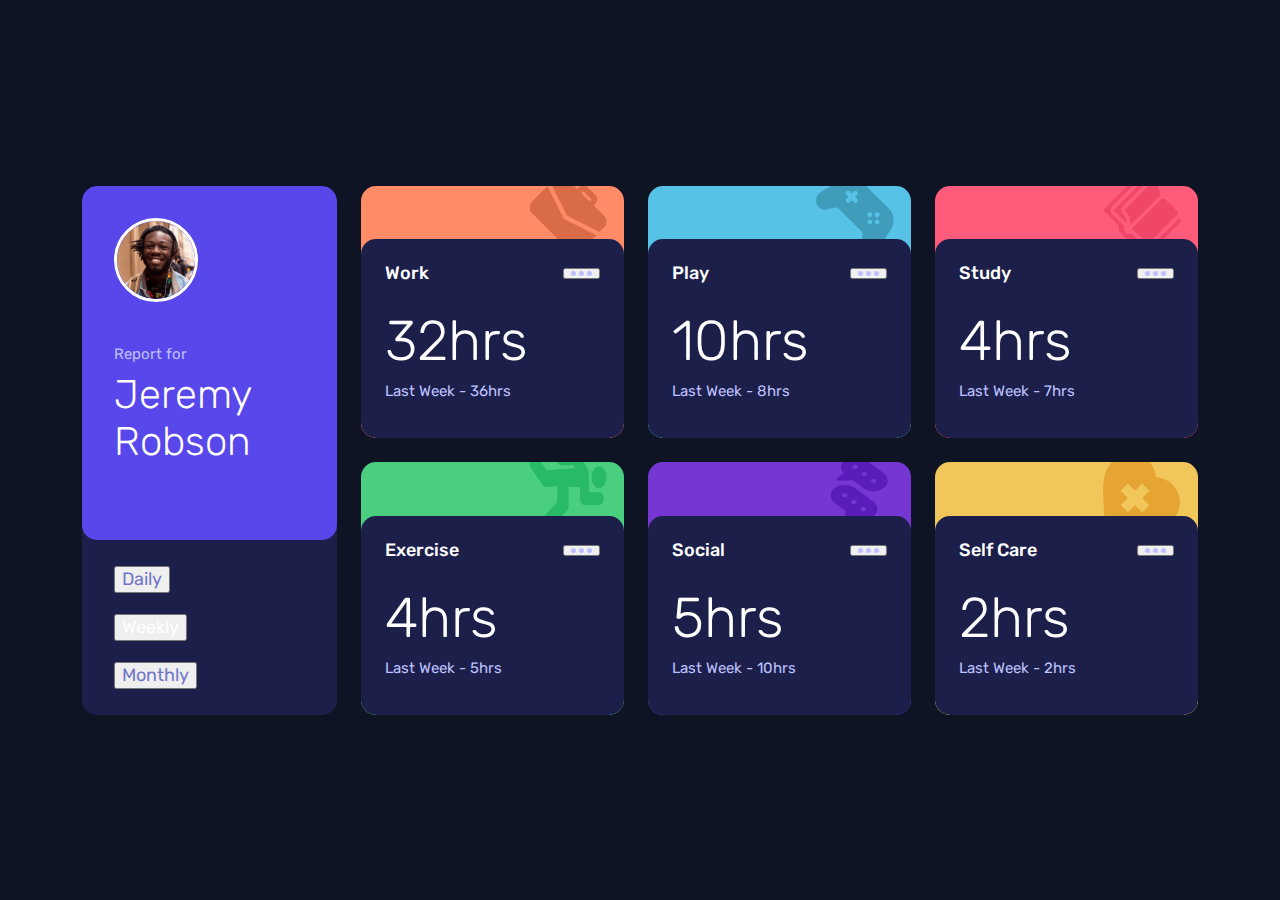
<file: time-tracking-dashboard-main/index.html>
<!doctype html>
<html lang="en">
  <head>
    <meta charset="UTF-8" />
    <meta name="viewport" content="width=device-width, initial-scale=1.0" />
    <!-- displays site properly based on user's device -->

    <link
      rel="icon"
      type="image/png"
      sizes="32x32"
      href="./images/favicon-32x32.png"
    />

    <link rel="stylesheet" href="./style.css" />
    <script defer src="./main.js"></script>

    <title>Frontend Mentor | Time tracking dashboard</title>
  </head>
  <body>
    <main>
      <section class="profile-container">
        <div class="profile-card">
          <div class="profile">
            <img src="./images/image-jeremy.png" alt="profile picture" />
            <div class="profile-text">
              <span class="text-preset-6">Report for</span>
              <p class="text-preset-4">Jeremy Robson</p>
            </div>
          </div>
          <nav class="category">
            <ul>
              <li>
                <button
                  data-period="daily"
                  class="category-btn text-preset-5-regular"
                >
                  Daily
                </button>
              </li>
              <li>
                <button
                  data-period="weekly"
                  class="category-btn text-preset-5-regular"
                >
                  Weekly
                </button>
              </li>
              <li>
                <button
                  data-period="monthly"
                  class="category-btn text-preset-5-regular"
                >
                  Monthly
                </button>
              </li>
            </ul>
          </nav>
        </div>
      </section>

      <section class="cards-container" aria-live="polite"></section>
    </main>
  </body>
</html>
</file>
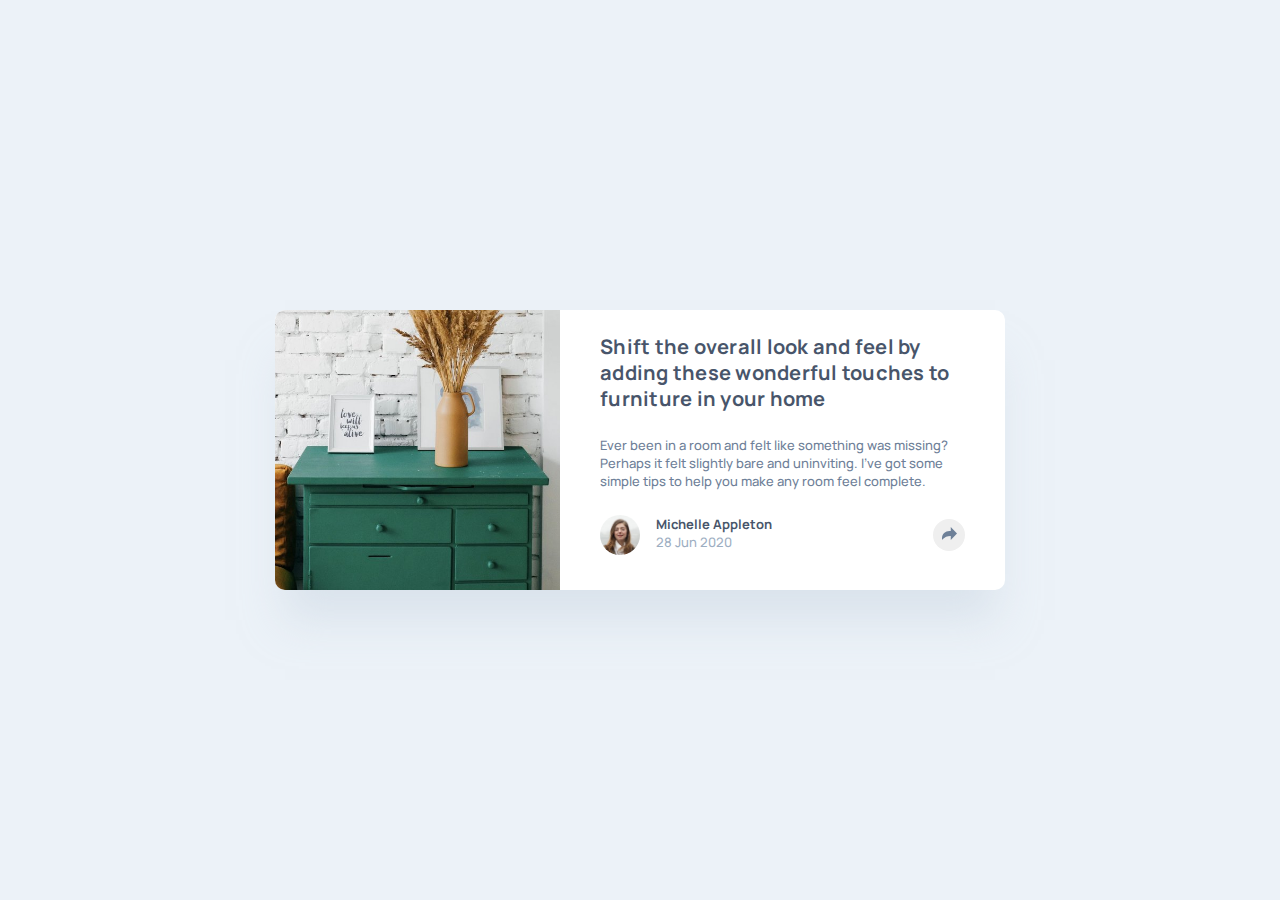
<file: docs/article-preview-component-master/index.html>
<!doctype html>
<html lang="en">
  <head>
    <meta charset="UTF-8" />
    <meta name="viewport" content="width=device-width, initial-scale=1.0" />

    <link
      rel="icon"
      type="image/png"
      sizes="32x32"
      href="./images/favicon-32x32.png"
    />
    <link rel="stylesheet" href="./style.css" />
    <link rel="preconnect" href="https://fonts.googleapis.com" />
    <link rel="preconnect" href="https://fonts.gstatic.com" crossorigin />
    <link
      href="https://fonts.googleapis.com/css2?family=Manrope:wght@200..800&display=swap"
      rel="stylesheet"
    />
    <script defer src="./main.js"></script>

    <title>Frontend Mentor | Article preview component</title>

    <style>
      .attribution {
        font-size: 11px;
        text-align: center;
      }
      .attribution a {
        color: hsl(228, 45%, 44%);
      }
    </style>
  </head>
  <body>
    <main>
      <img
        class="decoration-img"
        src="./images/drawers.jpg"
        alt="green table with a vase"
      />
      <section>
        <div class="text-content">
          <div class="title text-preset-1">
            Shift the overall look and feel by adding these wonderful touches to
            furniture in your home
          </div>
          <div class="description text-preset-2-medium">
            Ever been in a room and felt like something was missing? Perhaps it
            felt slightly bare and uninviting. I’ve got some simple tips to help
            you make any room feel complete.
          </div>
        </div>
        <div class="profile">
          <div class="profile-main">
            <img src="./images/avatar-michelle.jpg" alt="profile picture" />
            <div class="profile-text">
              <div class="name text-preset-2-bold">Michelle Appleton</div>
              <div class="date text-preset-2-medium">28 Jun 2020</div>
            </div>
          </div>
          <button class="share-btn">
            <img class="share-img" src="./images/icon-share.svg" />
          </button>
        </div>
      </section>
      <div class="share">
        <div class="share-contents">
          <span class="text-preset-3">Share</span>
          <div class="share-icons">
            <a href="/"
              ><img src="./images/icon-facebook.svg" alt="facebook" /></a
            ><a href="/"
              ><img src="./images/icon-twitter.svg" alt="twitter" /></a
            ><a href="/"
              ><img src="./images/icon-pinterest.svg" alt="pinterest"
            /></a>
          </div>
        </div>
        <button>
          <img src="./images/icon-share-dark.svg" />
        </button>
      </div>
      <div class="share-popover">
        <div class="share-contents">
          <span class="text-preset-3">Share</span>
          <div class="share-icons">
            <a href="/"
              ><img src="./images/icon-facebook.svg" alt="facebook" /></a
            ><a href="/"
              ><img src="./images/icon-twitter.svg" alt="twitter" /></a
            ><a href="/"
              ><img src="./images/icon-pinterest.svg" alt="pinterest"
            /></a>
          </div>
        </div>
      </div>
    </main>
  </body>
</html>
</file>
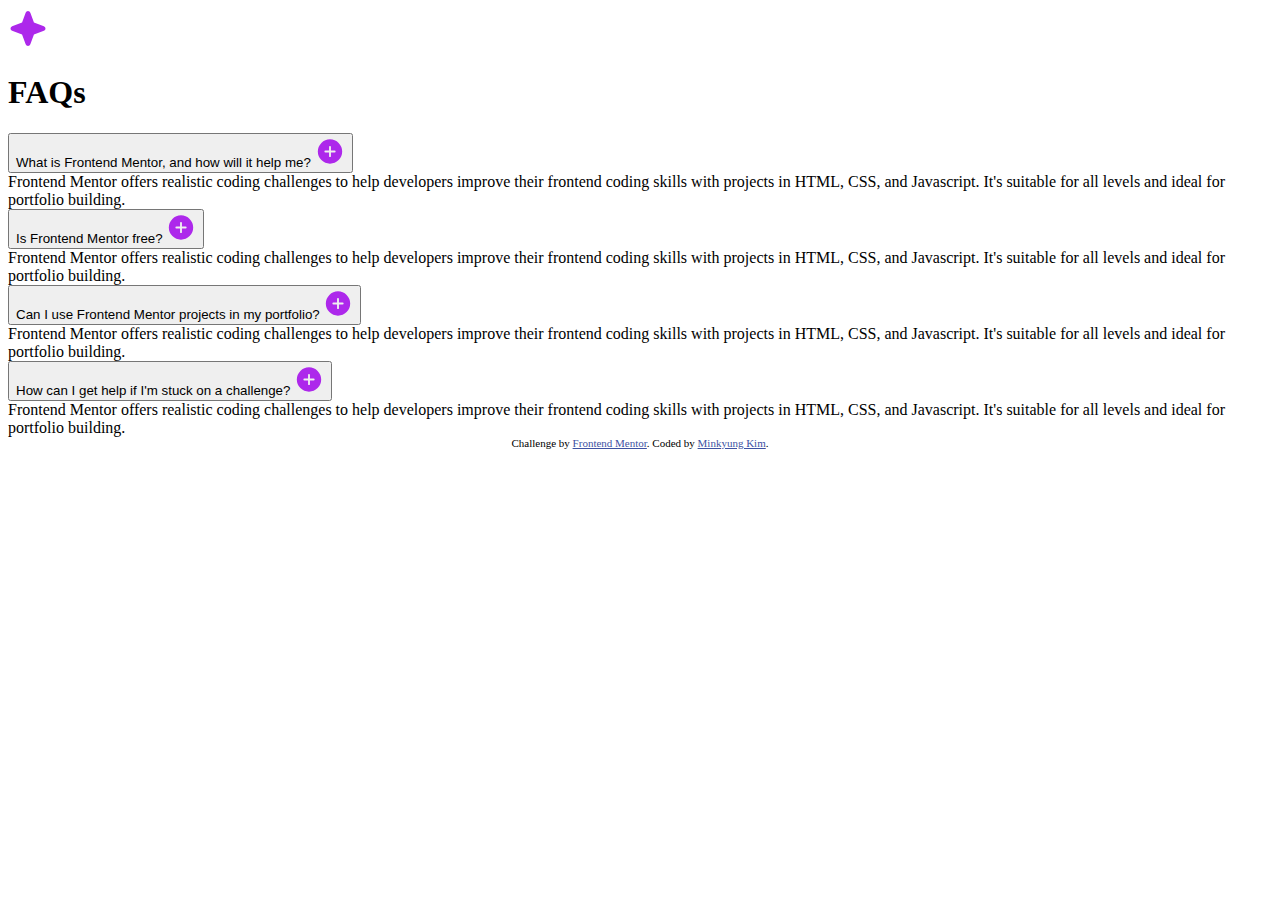
<file: docs/faq-accordion-main/index.html>
<!DOCTYPE html>
<html lang="en">
  <head>
    <meta charset="UTF-8" />
    <meta name="viewport" content="width=device-width, initial-scale=1.0" />

    <link
      rel="icon"
      type="image/png"
      sizes="32x32"
      href="./assets/images/favicon-32x32.png"
    />
    <link rel="stylesheet" href="/docs/faq-accordion-main/style.css" />
    <script src="/docs/faq-accordion-main/main.js" defer></script>
    <title>Frontend Mentor | FAQ accordion</title>

    <style>
      .attribution {
        font-size: 11px;
        text-align: center;
      }
      .attribution a {
        color: hsl(228, 45%, 44%);
      }
    </style>
  </head>
  <body>
    <div>
      <div class="container">
        <div class="title">
          <img src="assets/images/icon-star.svg" />
          <h1>FAQs</h1>
        </div>
        <div class="questions">
          <div class="question">
            <button>
              <span>What is Frontend Mentor, and how will it help me?</span>
              <img class="icon" src="assets/images/icon-plus.svg" />
            </button>
            <div class="answer">
              Frontend Mentor offers realistic coding challenges to help
              developers improve their frontend coding skills with projects in
              HTML, CSS, and Javascript. It's suitable for all levels and ideal
              for portfolio building.
            </div>
          </div>
          <div class="question">
            <button>
              <span>Is Frontend Mentor free?</span>
              <img class="icon" src="assets/images/icon-plus.svg" />
            </button>
            <div class="answer">
              Frontend Mentor offers realistic coding challenges to help
              developers improve their frontend coding skills with projects in
              HTML, CSS, and Javascript. It's suitable for all levels and ideal
              for portfolio building.
            </div>
          </div>
          <div class="question">
            <button>
              <span>Can I use Frontend Mentor projects in my portfolio?</span>
              <img class="icon" src="assets/images/icon-plus.svg" />
            </button>
            <div class="answer">
              Frontend Mentor offers realistic coding challenges to help
              developers improve their frontend coding skills with projects in
              HTML, CSS, and Javascript. It's suitable for all levels and ideal
              for portfolio building.
            </div>
          </div>
          <div class="question">
            <button>
              <span>How can I get help if I'm stuck on a challenge?</span>
              <img class="icon" src="assets/images/icon-plus.svg" />
            </button>
            <div class="answer">
              Frontend Mentor offers realistic coding challenges to help
              developers improve their frontend coding skills with projects in
              HTML, CSS, and Javascript. It's suitable for all levels and ideal
              for portfolio building.
            </div>
          </div>
        </div>
      </div>
      <div class="attribution">
        Challenge by
        <a href="https://www.frontendmentor.io?ref=challenge" target="_blank"
          >Frontend Mentor</a
        >. Coded by <a href="#">Minkyung Kim</a>.
      </div>
    </div>
  </body>
</html>
</file>
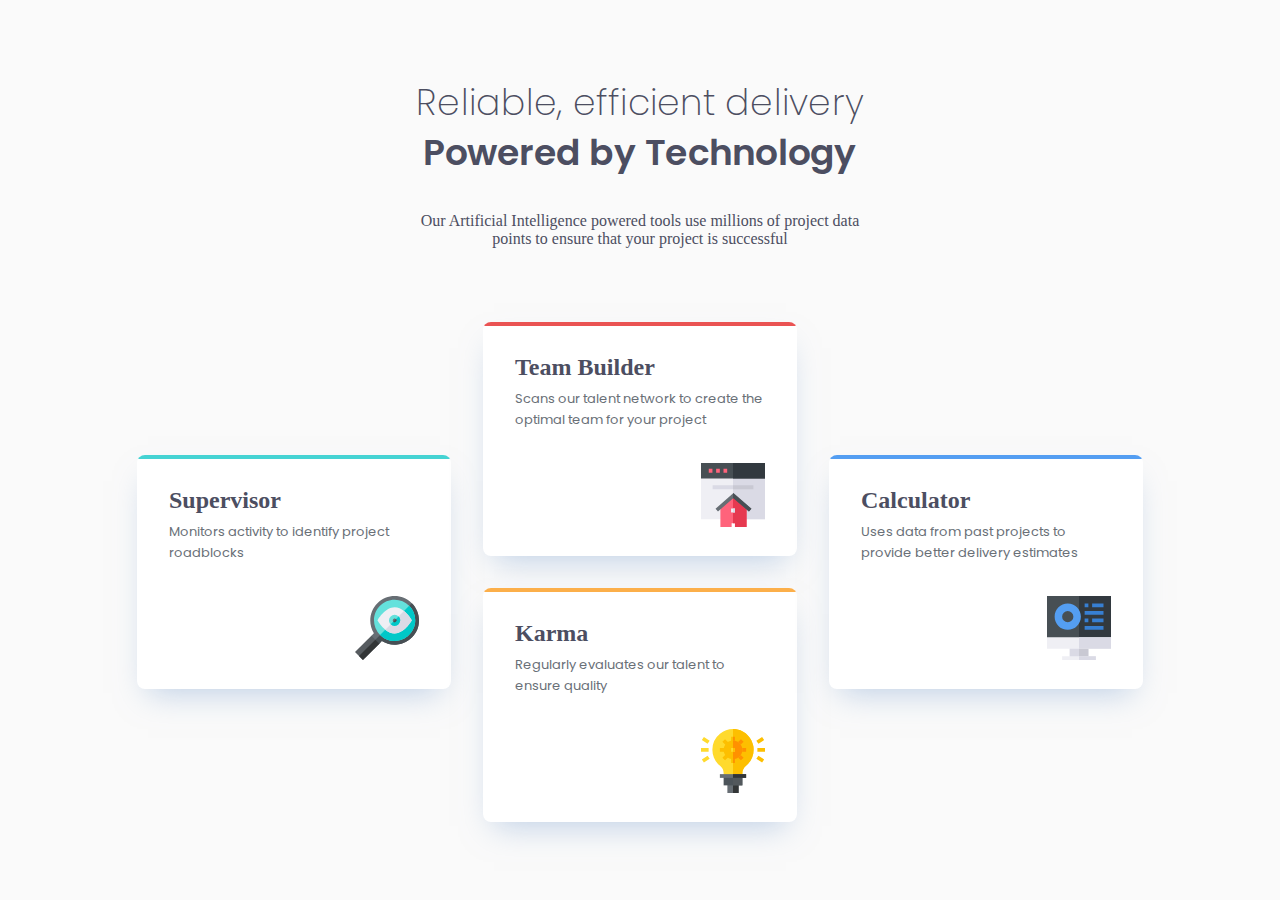
<file: docs/four-card-feature-section-master/index.html>
<!DOCTYPE html>
<html lang="en">
  <head>
    <meta charset="UTF-8" />
    <meta name="viewport" content="width=device-width, initial-scale=1.0" />
    <link
      rel="icon"
      type="image/png"
      sizes="32x32"
      href="./images/favicon-32x32.png"
    />
    <link rel="stylesheet" href="./style.css" />
    <link rel="preconnect" href="https://fonts.googleapis.com" />
    <link rel="preconnect" href="https://fonts.gstatic.com" crossorigin />
    <link
      href="https://fonts.googleapis.com/css2?family=Poppins:ital,wght@0,100;0,200;0,300;0,400;0,500;0,600;0,700;0,800;0,900;1,100;1,200;1,300;1,400;1,500;1,600;1,700;1,800;1,900&display=swap"
      rel="stylesheet"
    />

    <title>Frontend Mentor | Four card feature section</title>
  </head>
  <body>
    <main>
      <header>
        <h1 class="text-preset-2">
          Reliable, efficient delivery
          <span class="text-preset-1">Powered by Technology</span>
        </h1>
        <br class="text-preset-4">
          Our Artificial Intelligence powered tools use millions of project data <br>
          points to ensure that your project is successful
        </p>
      </header>
      <section>
        <article class="supervisor card-cyan">
          <div class="title">
            <h2>Supervisor</h2>
            <p class="text-preset-5">
              Monitors activity to identify project roadblocks
            </p>
          </div>
          <img src="./images/icon-supervisor.svg" alt="Supervisor" />
        </article>
        <article class="team-builder card-red">
          <div class="title">
            <h2>Team Builder</h2>
            <p class="text-preset-5">
              Scans our talent network to create the optimal team for your
              project
            </p>
          </div>
          <img src="./images/icon-team-builder.svg" alt="Team builder" />
        </article>
        <article class="karma card-orange">
          <div class="title">
            <h2>Karma</h2>
            <p class="text-preset-5">
              Regularly evaluates our talent to ensure quality
            </p>
          </div>
          <img src="./images/icon-karma.svg" alt="Karma" />
        </article>

        <article class="calculator card-blue">
          <div class="title">
            <h2>Calculator</h2>
            <p class="text-preset-5">
              Uses data from past projects to provide better delivery estimates
            </p>
          </div>
          <img src="./images/icon-calculator.svg" alt="Calculator" />
        </article>
      </section>
    </main>
  </body>
</html>
</file>
<file: blog-preview-card-main/style.css>
:root {
    --yellow: #F4D04E;
    --grey-950: #111111;
    --grey-500: #6B6B6B;
    --white: #FFFFFF;
}



* { 
    margin: 0; 
    padding: 0; 
    box-sizing: border-box; 
}

body {
    height: 100vh;

    display: flex;
    justify-content: center;
    align-items: center;
    flex-direction: column;   

    font-family: "Figtree";
    background-color: var(--yellow);
}

.container {
    width: 384px;
    height: 522px;
    padding: 24px;
    background-color: var(--white);

    border: 1px solid var(--grey-950);
    border-radius: 20px;
    box-shadow: 8px 8px 0px black;
}

img {
    border-radius: 10px;
}

.category {
    padding: 4px 12px;
    display: inline-block;

    font-weight: 800;
    font-size: 14px;
    
    color: var(--grey-950);
    background-color: var(--yellow);

    border-radius: 4px;
    
}

.date {
    margin: 12px 0px;
    font-size: 14px;
    line-height: 150%;
    color: var(--grey-950);
}

h1 {
    margin: 12px 0px;
    line-height: 150%;
    font-size: 20px;
    color: var(--grey-950);
    cursor: pointer;
}

h1:hover {
    color: var(--yellow);
}

.summary {
    color: var(--grey-500);
    font-size: 16px;
    line-height: 150%;
}

.descriptions {
    margin-top: 24px;
}

.user {
    margin-top: 24px;
    display: flex;
    align-items: center;

    color: var(--grey-950);
}

.user img {
    width: 32px;
    height: 32px;
}

.user div {
    margin-left: 12px;
    font-size: 14px;
    font-weight: 800;
}

.attribution {
    margin-top: 12px;
    font-size: 12px;
}

@media (max-width: 375px){ 

    .container {
        width: 327px;
        height: 501px;
    }

    img {
        width: 279px;
        height: 200px;
        object-fit: cover;
    }

    .category {
        padding: 4px 12px;
        display: inline-block;
    
        font-weight: 800;
        font-size: 12px;
        
        color: var(--grey-950);
        background-color: var(--yellow);
    
        border-radius: 4px;
        
    }
    
    .date {
        margin: 12px 0px;
        font-size: 12px;
        line-height: 150%;
        color: var(--grey-950);
    }
    
    h1 {
        margin: 12px 0px;
        line-height: 150%;
        font-size: 20px;
        color: var(--grey-950);
        cursor: pointer;
    }
    
    h1:hover {
        color: var(--yellow);
    }
    
    .summary {
        color: var(--grey-500);
        font-size: 14px;
        line-height: 150%;
    }
    
    .descriptions {
        margin-top: 24px;
    }
    
    .user {
        margin-top: 24px;
        display: flex;
        align-items: center;
    
        color: var(--grey-950);
    }
    
    .user img {
        width: 32px;
        height: 32px;
    }
    
    .user div {
        margin-left: 12px;
        font-size: 14px;
        font-weight: 800;
    }
    
    .attribution {
        margin-top: 12px;
        font-size: 12px;
    }
  }
</file>
<file: four-card-feature-section-master/style.css>
:root {
  /* color */
  --red: hsl(0, 78%, 62%);
  --cyan: hsl(180, 62%, 55%);
  --orange: hsl(34, 97%, 64%);
  --blue: hsl(212, 86%, 64%);

  --grey-500: hsl(234, 12%, 34%);
  --grey-400: hsl(212, 6%, 44%);
  --white: hsl(0, 0%, 100%);
  /* spacing */
  --space-500: 40px;
  --space-400: 32px;
  --space-300: 24px;
  --space-200: 16px;
  --space-100: 8px;
}

.text-preset-1 {
  font-family: "Poppins";
  font-size: 24px;
  line-height: 140%;
  letter-spacing: 0.25px;
  font-weight: 600;
}

.text-preset-2 {
  font-family: "Poppins";
  font-size: 24px;
  line-height: 140%;
  letter-spacing: 0.25px;
  font-weight: 200;
}

.text-preset-3 {
  font-family: "Poppins";
  font-size: 20px;
  line-height: 135%;
  letter-spacing: 0px;
  font-weight: 600;
}

.text-preset-4 {
  font-family: "Poppins";
  font-size: 15px;
  line-height: 140%;
  letter-spacing: 0px;
  font-weight: 400;
}

.text-preset-5 {
  font-family: "Poppins";
  font-size: 13px;
  line-height: 160%;
  letter-spacing: 0px;
  font-weight: 400;
}

* {
  margin: 0;
  padding: 0;
  box-sizing: border-box;
}

body {
  display: flex;
  flex-direction: column;
  justify-content: center;
  align-items: center;
  min-height: 100vh;

  background-color: #fafafa;
  color: var(--grey-500);
}

main {
  display: flex;
  flex-direction: column;
  align-items: center;
  margin: var(--space-500) var(--space-400);
}

header {
  text-align: center;
  margin-bottom: var(--space-500);
}

h1 {
  font-size: 24px;
  margin-bottom: var(--space-200);
}

h1 span {
  display: block;
}

article {
  width: 314px;
  height: 234px;
  margin-bottom: var(--space-400);
  padding: var(--space-400);

  display: grid;
  gap: var(--space-400);
  grid-template-areas:
    "header "
    "img ";

  position: relative;
  border-radius: 8px;
  overflow: hidden;

  background-color: var(--white);
}

article::before {
  content: "";
  position: absolute;
  top: 0;
  left: 0;
  right: 0;
  height: 4px;
}

.card-red::before {
  background: var(--red);
}

.card-cyan::before {
  background: var(--cyan);
}

.card-orange::before {
  background: var(--orange);
}

.card-blue::before {
  background: var(--blue);
}

article:last-child {
  margin-bottom: 0;
}

h2 {
  margin-bottom: var(--space-100);
}

article p {
  color: var(--grey-400);
}

.title {
  grid-area: header;
}

img {
  grid-area: img;
  justify-self: end;
}

@media (min-width: 768px) {
  .text-preset-1,
  .text-preset-2 {
    font-size: 36px;
  }
}

@media (min-width: 1024px) {
  .text-preset-1,
  .text-preset-2 {
    font-size: 36px;
  }
}
</file>
<file: product-preview-card-component-main/style.css>
* {
  margin: 0;
  padding: 0;
  box-sizing: border-box;
}

:root {
  /* color */
  --black: #1c232b;
  --grey: #6c7289;
  --cream: #f2eae2;
  --white: #ffffff;
  --green-500: #3d8168;
  --green-700: #1a4032;

  /* spacing */
  --space-500: 40px;
  --space-400: 32px;
  --space-300: 24px;
  --space-200: 16px;
  --space-100: 8px;
  --space-50: 4px;
}

.text-preset-1 {
  font-family: "Fraunces";
  font-weight: bold;
  font-size: 32px;
  line-height: 100%;
  letter-spacing: 0px;
}

.text-preset-2 {
  font-family: "Montserrat";
  font-weight: bold;
  font-size: 14px;
  line-height: 110%;
  letter-spacing: 0px;
}

.text-preset-3 {
  font-family: "Montserrat";
  font-size: 14px;
  line-height: 160%;
  letter-spacing: 0px;
}

.text-preset-4 {
  font-family: "Montserrat";
  font-size: 12px;
  line-height: 120%;
  letter-spacing: 5px;
}

.text-preset-5 {
  font-family: "Montserrat";
  font-size: 13px;
  line-height: 120%;
  letter-spacing: 0px;
}

.attribution {
  font-size: 11px;
  text-align: center;
  margin-top: 20px;
}
.attribution a {
  color: hsl(228, 45%, 44%);
}

body {
  background-color: var(--cream);
  min-height: 100vh;

  margin: 0;
  padding: 1rem;

  display: flex;
  flex-direction: column;
  align-items: center;
  justify-content: center;
}

article {
  width: 350px;
  border-radius: 8px;
  overflow: hidden;

  background-color: var(--white);
}

figure {
  margin: 0;
}

img {
  width: 100%;
  height: auto;
  display: block;
}

section {
  padding: var(--space-400);
  display: flex;
  flex-direction: column;
  gap: var(--space-300);
}

.title {
  display: flex;
  flex-direction: column;
  gap: var(--space-300);
}

.category {
  color: var(--grey);
  text-transform: uppercase;
}

p {
  color: var(--grey);
}

.pricing {
  display: flex;
  align-items: center;
  gap: var(--space-200);
}

.discount_price {
  color: var(--green-500);
}

.original_price {
  color: var(--grey);
  text-decoration: line-through;
}

button {
  display: flex;
  gap: var(--space-100);
  justify-content: center;
  padding: var(--space-200) var(--space-400);
  border: none;
  border-radius: 8px;
  background-color: var(--green-500);
  color: var(--white);
  font-weight: 700;
}

@media (min-width: 768px) {
  article {
    width: 600px;
    display: grid;
    grid-template-columns: 1fr 1fr;
  }

  figure {
    height: 100%;
  }

  img {
    height: 100%;
    object-fit: cover;
  }
}
</file>
<file: qr-code-component-main/style.css>
:root {
  /* color */
  --slate-900: hsl(218, 44%, 22%);
  --slate-500: hsl(216, 15%, 48%);
  --slate-300: hsl(212, 45%, 89%);
  --white: hsl(0, 0%, 100%);

  /* space */
  --space-500: 40px;
  --space-300: 24px;
  --space-200: 16px;
}

.text-preset-1 {
  font-family: "Outfit", sans-serif;
  font-weight: 700;
  font-size: 22px;
  line-height: 1.2;
  letter-spacing: 0;
}

.text-preset-2 {
  font-family: "Outfit", sans-serif;
  font-weight: 400;
  font-size: 15px;
  line-height: 1.4;
  letter-spacing: 0.2px;
}

body {
  margin: 0;
  background-color: var(--slate-300);
  min-height: 100vh;
  display: flex;
  justify-content: center;
  align-items: center;
}

.container {
  width: 320px;
  height: 499px;

  padding: 16px;
  box-sizing: border-box;

  display: flex;
  flex-direction: column;
  justify-content: space-between;
  align-items: center;

  border-radius: 20px;
  background-color: var(--white);
}

img {
  width: 100%;
  border-radius: 10px;
}

.text-container {
  width: 288px;
  text-align: center;
}

.text-container p {
  color: var(--slate-500);
}

@media (max-width: 375px) {
  body {
    padding: 16px;
  }
}
</file>
<file: recipe-page-main/style.css>
:root {
  /* color */
  --white: hsl(0, 0%, 100%);
  --stone-100: hsl(30, 54%, 90%);
  --stone-150: hsl(30, 18%, 87%);
  --stone-600: hsl(30, 10%, 34%);
  --stone-900: hsl(24, 5%, 18%);
  --brown: hsl(14, 45%, 36%);
  --rose-800: hsl(332, 51%, 32%);
  --rose-50: hsl(330, 100%, 98%);
}

@font-face {
  font-family: "Outfit";
  src: url(./assets/fonts/outfit/Outfit-VariableFont_wght.ttf);
  font-weight: 100 900;
}

@font-face {
  font-family: "Young-serif";
  src: url(./assets/fonts/young-serif/YoungSerif-Regular.ttf);
  font-weight: 400;
}

body {
  margin: 0 auto;
  padding: 100px;
  display: flex;
  flex-direction: column;
  align-items: center;

  font-family: "Outfit";
  font-size: 16px;
  color: var(--stone-600);

  background-color: var(--stone-100);
}

h1,
h2 {
  font-family: "Young-serif";
}

main {
  width: min(700px, 100%);
  background-color: var(--white);
  padding: 40px;
  border-radius: 15px;
}

img {
  object-fit: cover;
  width: 100%;
  height: 100%;
  border-radius: 10px;
}

h1 {
  font-size: 40px;
  font-weight: 400;
  color: var(--stone-900);
}

h2 {
  font-size: 30px;
  font-weight: 200;
  color: var(--brown);
}

h3 {
  margin: 0;
  margin-bottom: 15px;
  font-size: 20px;
  color: var(--rose-800);
}

span {
  font-weight: bold;
  margin-left: 20px;
}

hr {
  margin-top: 25px;
  height: 1px;
  border: 0;
  background: var(--stone-150);
}

.description {
  margin-bottom: 25px;
}

.preparation-time {
  width: 100%;
  box-sizing: border-box;
  background-color: var(--rose-50);
  border-radius: 10px;
  padding: 25px;
}

ul,
ol {
  margin: 0;
  padding: 0;
  list-style-position: inside;
  line-height: 2.5;
}

ul li::marker {
  font-size: 10px;
}

.instructions ol {
  list-style: none;
  counter-reset: step;
  margin: 0;
  padding: 0;
}

.instructions li {
  counter-increment: step;
  position: relative;

  padding-left: 3ch;
  line-height: 1.5;

  margin-bottom: 0.75rem;
}

.instructions li:last-child {
  margin-bottom: 0;
}

.instructions li::before {
  content: counter(step) ".";
  position: absolute;
  left: 0;
  top: 0;

  font-weight: 700;
  color: var(--brown);
}

table {
  width: 100%;
  border-collapse: collapse;
  border-spacing: 0;
}

tr {
  border-bottom: 1px solid var(--stone-150);
}

td {
  padding: 10px 30px;
  text-align: left;
}

.number {
  font-weight: bold;
  color: var(--brown);
}

@media (max-width: 760px) {
  body {
    padding: 0;
    margin: 0;
  }
  main {
    border-radius: 0;
    max-width: 100%;
    padding: 0;
  }

  .container {
    padding: 30px;
  }

  img {
    border-radius: 0;
  }

  h1 {
    font-size: 35px;
    margin-top: 0;
  }
}
</file>
<file: social-links-profile-main/style.css>
:root {
    /* color */
    --grey-700 : hsl(0, 0%, 20%);
    --grey-800 : hsl(0, 0%, 12%);
    --grey-900 : hsl(0, 0%, 8%);
    --green : hsl(75, 94%, 57%);
    --white : hsl(0, 0%, 100%);
}

* {
    font-family: "Inter";
    margin: 0;
    color: var(--white);
}


body {
    background-color: var(--grey-900);
    margin: 0 auto;
    height: 100vh;
    display: flex;
    justify-content: center;
    align-items: center;
    flex-direction: column;

}

.container {
    background-color: var(--grey-800);
    width: 330px;
    height: 550px;
    padding: 30px;
    display: flex;
    justify-content: center;
    align-items: center;
    flex-direction: column;
    text-align: center;
    box-sizing: border-box;
    border-radius: 7px;
    
}

.user_image img{
    width: 100px;
    height: 100px;
    border-radius: 50%;
    object-fit: cover;
    
}

.description h2 {
    margin-top: 20px;
    font-weight: 500;
}

.description h5 {
    margin-top: 10px;
    color: var(--green);
    font-weight: 500;
}

.description p {
    margin: 30px 0;
    font-size: 12px;
    font-weight: 300;
}

button {
    background: none;
    border: 0;
    border-radius: 7px;
    background-color: var(--grey-700);
    padding: 10px 0;
    margin: 8px 0;
    font-size: 12px;
    font-weight: 500;
}

.snsButtons {
    
    width: 100%;
    margin: 0 auto;
    display: flex;
    justify-content: center;
    flex-direction: column;

}

button:hover {
    background-color: var(--green);
    color: black;
    cursor: pointer;
}

.attribution {
    font-size: 11px; 
    text-align: center; 
    color: hsl(228, 45%, 44%); 
    margin-top: 10px;
}

@media (max-width: 375px){ 
    .container {
        width: 300px;
    }
  }
</file>
<file: testimonials-grid-section-main/style.css>
:root {
  /* color */
  --purple-50: hsl(260, 100%, 95%);
  --purple-300: hsl(264, 82%, 80%);
  --purple-500: hsl(263, 55%, 52%);
  --white: hsl(0, 0%, 100%);
  --grey-100: hsl(214, 17%, 92%);
  --grey-200: hsl(0, 0%, 81%);
  --grey-400: hsl(224, 10%, 45%);
  --grey-500: hsl(217, 19%, 35%);
  --darkblue: hsl(219, 29%, 14%);
  --black: hsl(0, 0%, 7%);

  /* space */
  --space-500: 40px;
  --space-400: 32px;
  --space-300: 24px;
  --space-200: 16px;
  --space-100: 8px;
}

.text-preset-1 {
  font-family: "Barlow Semi Condensed", sans-serif;
  font-weight: 600;
  font-style: normal;
  font-size: 20px;
  line-height: 120%;
}

.text-preset-2 {
  font-family: "Barlow Semi Condensed", sans-serif;
  font-weight: 500;
  font-style: normal;
  font-size: 13px;
  line-height: 110%;
}

.text-preset-3 {
  font-family: "Barlow Semi Condensed", sans-serif;
  font-weight: 500;
  font-style: normal;
  font-size: 13px;
  line-height: 140%;
}

.text-preset-4 {
  font-family: "Barlow Semi Condensed", sans-serif;
  font-weight: 500;
  font-style: normal;
  font-size: 11px;
  line-height: 110%;
}

* {
  margin: 0;
  padding: 0;
  font-size: 13px;
}
</file>
<file: docs/faq-accordion-main/style.css>
@font-face {
    font-family: WorkSans;
    src: url('assets/fonts/WorkSans-VariableFont_wght.ttf');
  }

:root {
  --White: hsl(0, 100%, 100%);
  --Purple-100: hsl(275, 100%, 97%);
  --Purple-600: hsl(292, 16%, 49%);
  --Purple-950: hsl(292, 42%, 14%);
}

@media all and (min-width:1024px) and (max-width:1279px){

body {
  height: 100vh;

  background-color: var(--Purple-100);
  background-image: url("assets/images/background-pattern-desktop.svg");
  background-repeat: no-repeat;
  background-position: top center;
  background-size: 100% auto;

  display: flex;
  align-items: center;
  justify-content: center;
}

.container {
    font-family: WorkSans;
  width: 520px;
  background-color: var(--White);
  padding: 30px;
  border-radius: 20px;
}

.question {
    padding: 18px 0;
    border-bottom: 1px solid var(--Purple-100);
  }
  
  .question:last-child {
    border-bottom: none;
  }
  

.title {
    display: flex;
}

.title img {
    width: 1.75rem;
    margin-right: 1rem;
}

.title h1 {
    font-size: 2.5rem;
    font-weight: 700;
    color: var(--Purple-950);
   
    margin: 10px 0
}

button {
    background: none;
    border: none;
    width: 100%;
    display: flex;
    justify-content: space-between;
    align-items: center;
    
}

button span {
    font-family: WorkSans;
    font-weight: 600;
    font-size: 1rem;
    color: var(--Purple-950);
}

button span:hover {
    color: #AD28EB;
    cursor: pointer;
}

button img {
    width: 1.75rem;
}

.answer {
    display: none;
    margin: 30px 0;
    padding: 1px 6px;
    font-size: 0.9rem;
    font-weight: 400;
    line-height: 1.75;
    color: var(--Purple-600);

}

.question.open .answer  {
    display: block;
   
}

.attribution {
    margin-top: 10px;
}

}

@media all and (max-width:479px){

    body {
        height: 100vh;
      
        background-color: var(--Purple-100);
        background-image: url("assets/images/background-pattern-desktop.svg");
        background-repeat: no-repeat;
        background-position: top center;
        background-size: 300% auto;
      
        display: flex;
        align-items: center;
        justify-content: center;
      }
      
      .container {
          font-family: WorkSans;
        width: 280px;
        background-color: var(--White);
        padding: 20px;
        border-radius: 20px;
      }
      
      .question {
          padding: 18px 0;
          border-bottom: 1px solid var(--Purple-100);
        }
        
        .question:last-child {
          border-bottom: none;
        }
        
      
      .title {
          display: flex;
      }
      
      .title img {
          width: 1.75rem;
          margin-right: 1rem;
      }
      
      .title h1 {
          font-size: 2rem;
          font-weight: 700;
          color: var(--Purple-950);
         
          margin: 10px 0
      }
      
      button {
          background: none;
          border: none;
          width: 100%;
          display: flex;
          justify-content: space-between;
          align-items: center;
          
      }
      
      button span {
          font-family: WorkSans;
          font-weight: 600;
          font-size: 1rem;
          color: var(--Purple-950);
          word-wrap: break-word;
          text-align: left;
      }
      
      button img {
          width: 1.75rem;
          margin-left: 20px;
      }
      
      .answer {
          display: none;
          margin: 30px 0;
          padding: 1px 6px;
          font-size: 0.9rem;
          font-weight: 400;
          line-height: 1.75;
          color: var(--Purple-600);
      
      }
      
      .question.open .answer  {
          display: block;
         
      }
      
      .attribution {
          margin-top: 10px;
      }
      
	
}
</file>
<file: docs/four-card-feature-section-master/style.css>
:root {
  /* color */
  --red: hsl(0, 78%, 62%);
  --cyan: hsl(180, 62%, 55%);
  --orange: hsl(34, 97%, 64%);
  --blue: hsl(212, 86%, 64%);

  --grey-500: hsl(234, 12%, 34%);
  --grey-400: hsl(212, 6%, 44%);
  --white: hsl(0, 0%, 100%);
  /* spacing */
  --space-500: 40px;
  --space-400: 32px;
  --space-300: 24px;
  --space-200: 16px;
  --space-100: 8px;
}

.text-preset-1 {
  font-family: "Poppins";
  font-size: 24px;
  line-height: 140%;
  letter-spacing: 0.25px;
  font-weight: 600;
}

.text-preset-2 {
  font-family: "Poppins";
  font-size: 24px;
  line-height: 140%;
  letter-spacing: 0.25px;
  font-weight: 200;
}

.text-preset-3 {
  font-family: "Poppins";
  font-size: 20px;
  line-height: 135%;
  letter-spacing: 0px;
  font-weight: 600;
}

.text-preset-4 {
  font-family: "Poppins";
  font-size: 15px;
  line-height: 140%;
  letter-spacing: 0px;
  font-weight: 400;
}

.text-preset-5 {
  font-family: "Poppins";
  font-size: 13px;
  line-height: 160%;
  letter-spacing: 0px;
  font-weight: 400;
}

* {
  margin: 0;
  padding: 0;
  box-sizing: border-box;
}

body {
  display: flex;
  flex-direction: column;
  justify-content: center;
  align-items: center;
  min-height: 100vh;

  background-color: #fafafa;
  color: var(--grey-500);
}

main {
  display: flex;
  flex-direction: column;
  align-items: center;
  margin: var(--space-500) var(--space-400);
}

header {
  text-align: center;
  margin-bottom: var(--space-500);
}

h1 {
  font-size: 24px;
  margin-bottom: var(--space-200);
}

h1 span {
  display: block;
}

article {
  width: 314px;
  height: 234px;
  margin-bottom: var(--space-400);
  padding: var(--space-400);

  display: grid;
  gap: var(--space-400);
  grid-template-areas:
    "header "
    "img ";

  position: relative;
  border-radius: 8px;
  overflow: hidden;

  background-color: var(--white);
  box-shadow: 0 15px 30px -11px rgba(131, 166, 210, 0.5);
}

article::before {
  content: "";
  position: absolute;
  top: 0;
  left: 0;
  right: 0;
  height: 4px;
}

.card-red::before {
  background: var(--red);
}

.card-cyan::before {
  background: var(--cyan);
}

.card-orange::before {
  background: var(--orange);
}

.card-blue::before {
  background: var(--blue);
}

article:last-child {
  margin-bottom: 0;
}

h2 {
  margin-bottom: var(--space-100);
}

article p {
  color: var(--grey-400);
}

.title {
  grid-area: header;
}

img {
  grid-area: img;
  justify-self: end;
}

@media (min-width: 768px) {
  .text-preset-1,
  .text-preset-2 {
    font-size: 36px;
  }

  header {
    margin-bottom: 74px;
  }

  section {
    display: grid;
    grid-template-columns: 1fr 1fr;
    grid-template-areas:
      "team team"
      "supervisor karma"
      "calculator calculator";
    gap: var(--space-400);
    justify-items: center;
  }

  .supervisor {
    grid-area: supervisor;
  }

  .team-builder {
    grid-area: team;
  }

  .karma {
    grid-area: karma;
  }

  .calculator {
    grid-area: calculator;
  }

  article {
    margin-bottom: 0;
  }
}

@media (min-width: 1024px) {
  .text-preset-1,
  .text-preset-2 {
    font-size: 36px;
  }

  section {
    display: grid;
    grid-template-rows: 1fr 1fr;
    grid-template-areas:
      "supervisor team calculator"
      "supervisor karma calculator";
    gap: var(--space-400);
    justify-items: center;
    align-items: center;
  }

  .supervisor {
    grid-area: supervisor;
  }

  .team-builder {
    grid-area: team;
  }

  .karma {
    grid-area: karma;
  }

  .calculator {
    grid-area: calculator;
  }

  article {
    margin-bottom: 0;
  }
}
</file>
<file: article-preview-component-master/style.css>
@import url("https://fonts.googleapis.com/css2?family=Manrope:wght@500;700&display=swap");
@import url(./reset.css);

:root {
  --color-white: #ffffff;
  --color-grey-900: #48556a;
  --color-grey-500: #6e8098;
  --color-grey-400: #9daec2;
  --color-grey-200: #ecf2f8;

  --space-0: 0px;
  --space-200: 16px;
  --space-300: 24px;
  --space-400: 32px;
  --space-500: 40px;
  --space-600: 48px;
  --space-700: 56px;
  --space-800: 64px;
  --space-1300: 104px;
  --space-2000: 160px;
}

.text-preset-1 {
  font-family: "Manrope", sans-serif;
  font-size: 20px;
  line-height: 130%;
  letter-spacing: 0.25px;
  font-weight: 700;
}

.text-preset-2-bold {
  font-family: "Manrope", sans-serif;
  font-size: 13px;
  line-height: 140%;
  letter-spacing: 0.12px;
  font-weight: 700;
}

.text-preset-2-medium {
  font-family: "Manrope", sans-serif;
  font-size: 13px;
  line-height: 140%;
  letter-spacing: 0.12px;
  font-weight: 500;
}

.text-preset-3 {
  font-family: "Manrope", sans-serif;
  font-size: 13px;
  line-height: 140%;
  letter-spacing: 0.25em;
  font-weight: 500;
  text-transform: uppercase;
}
</file>
<file: newsletter-sign-up-with-success-message-main/style.css>
@import url(/article-preview-component-master/reset.css);

:root {
  --color-white: #ffffff;
  --color-grey: #949494;
  --color-blue-800: #242742;
  --color-blue-700: #36384d;
  --color-red: #ff6155;
  --color-gradient: linear-gradient(to right, #ff6a3a, #ff527b);

  --space-100: 8px;
  --space-200: 16px;
  --space-300: 24px;
  --space-400: 32px;
  --space-500: 40px;
  --space-600: 48px;
  --space-800: 64px;
  --space-900: 72px;
  --space-1300: 104px;
}
.text-preset-1 {
  font-family: "Roboto", sans-serif;
  font-size: 56px;
  line-height: 100%;
  letter-spacing: 0px;
  font-weight: 700;
}

.text-preset-1-mobile {
  font-family: "Roboto", sans-serif;
  font-size: 40px;
  line-height: 100%;
  letter-spacing: 0px;
  font-weight: 700;
}

.text-preset-2-bold {
  font-family: "Roboto", sans-serif;
  font-size: 16px;
  line-height: 150%;
  letter-spacing: 0px;
  font-weight: 700;
}

.text-preset-2-regular {
  font-family: "Roboto", sans-serif;
  font-size: 16px;
  line-height: 150%;
  letter-spacing: 0px;
  font-weight: 400;
}

.text-preset-3-bold {
  font-family: "Roboto", sans-serif;
  font-size: 12px;
  line-height: 150%;
  letter-spacing: 0px;
  font-weight: 700;
}

.text-preset-3-regular {
  font-family: "Roboto", sans-serif;
  font-size: 12px;
  line-height: 150%;
  letter-spacing: 0px;
  font-weight: 400;
}

@media (min-width: 768px) {
}

@media (min-width: 1024px) {
}
</file>
<file: time-tracking-dashboard-main/style.css>
@import url("https://fonts.googleapis.com/css2?family=Rubik:wght@300;400;500&display=swap");
@import url("./reset.css");

:root {
  /* Colors */
  --color-white: #ffffff;
  --color-black: #000000;

  --color-orange-300: hsl(15, 100%, 70%);
  --color-blue-300: hsl(195, 74%, 62%);
  --color-pink-400: hsl(348, 100%, 68%);
  --color-green-400: hsl(145, 58%, 55%);
  --color-yellow-300: hsl(43, 84%, 65%);

  --color-navy-950: hsl(226, 43%, 10%);
  --color-navy-900: hsl(235, 46%, 20%);
  --color-navy-800: hsl(235, 41%, 34%);
  --color-navy-200: hsl(236, 100%, 87%);

  --color-purple-700: hsl(264, 64%, 52%);
  --color-purple-600: hsl(246, 80%, 60%);
  --color-purple-500: hsl(235, 45%, 61%);
  /* Spacing */
  --space-100: 8px;
  --space-200: 16px;
  --space-300: 24px;
  --space-400: 32px;
  --space-500: 40px;
}

/* Typography presets */
.text-preset-1,
.text-preset-2,
.text-preset-3,
.text-preset-4,
.text-preset-5-medium,
.text-preset-5-regular,
.text-preset-6 {
  font-family:
    "Rubik",
    system-ui,
    -apple-system,
    Segoe UI,
    Roboto,
    Arial,
    sans-serif;
  letter-spacing: 0px;
}

.text-preset-1 {
  font-size: 56px;
  line-height: 66px;
  font-weight: 300;
}
.text-preset-2 {
  font-size: 40px;
  line-height: 47px;
  font-weight: 300;
}
.text-preset-3 {
  font-size: 32px;
  line-height: 38px;
  font-weight: 300;
}
.text-preset-4 {
  font-size: 23px;
  line-height: 28px;
  font-weight: 100;
}
.text-preset-5-medium {
  font-size: 18px;
  line-height: 21px;
  font-weight: 500;
}
.text-preset-5-regular {
  font-size: 18px;
  line-height: 21px;
  font-weight: 400;
}
.text-preset-6 {
  font-size: 15px;
  line-height: 18px;
  font-weight: 400;
}

body {
  background-color: var(--color-navy-950);
  color: var(--color-white);
  min-height: 100vh;
  display: flex;
  justify-content: center;
  align-items: center;
  padding: 81px var(--space-300);
  box-sizing: border-box;
}

main {
  display: grid;
  gap: var(--space-300);
  width: 100%;
  max-width: 327px;
}

.profile-card {
  background-color: var(--color-navy-900);
  border-radius: 15px;
  overflow: hidden;
}

.profile {
  position: relative;
  z-index: 1;

  display: flex;
  align-items: center;
  gap: 24px;

  width: 100%;
  box-sizing: border-box;

  padding: var(--space-400);
  background-color: var(--color-purple-600);
  border-radius: 15px;
}

.profile-text {
  display: flex;
  flex-direction: column;
  justify-content: space-around;
  height: 64px;
}

.profile-text span {
  color: var(--color-navy-200);
}

.profile img {
  width: 64px;
  height: auto;
  border-radius: 50%;
  border: solid 3px var(--color-white);
}

.category {
  margin: var(--space-300) auto;
}

ul {
  display: flex;
  justify-content: space-around;
}

.category-btn {
  color: var(--color-purple-500);
}

.category-btn:hover {
  color: var(--color-white);
}

.category-btn.active {
  color: var(--color-white);
}

.cards-container {
  display: grid;
  gap: var(--space-300);
}

.card-container {
  display: flex;
  flex-direction: column;
  overflow: hidden;
  border-radius: 15px;
  padding-top: 38px;

  background-repeat: no-repeat;
  background-position: top -10px right 17px;
  background-size: 78px 78px;
}

.work {
  background-color: var(--color-orange-300);
  background-image: url("./images/icon-work.svg");
}

.play {
  background-color: var(--color-blue-300);
  background-image: url("./images/icon-play.svg");
}

.study {
  background-color: var(--color-pink-400);
  background-image: url("./images/icon-study.svg");
}

.exercise {
  background-color: var(--color-green-400);
  background-image: url("./images/icon-exercise.svg");
}

.social {
  background-color: var(--color-purple-700);
  background-image: url("./images/icon-social.svg");
}

.self-care {
  background-color: var(--color-yellow-300);
  background-image: url("./images/icon-self-care.svg");
}

.card-contents {
  margin-top: auto;
  background-color: var(--color-navy-900);
  border-radius: 15px;
  padding: var(--space-300);
  cursor: pointer;
  transition: background-color 150ms ease;
}

.card-contents:hover {
  background-color: var(--color-navy-800);
}

.card-header {
  display: flex;
  justify-content: space-between;
  align-items: center;
}

.card-header button {
  display: flex;
  align-items: center;
}

.card-stats {
  display: flex;
  justify-content: space-between;
  align-items: center;
  margin-top: var(--space-100);
}

.previous {
  color: var(--color-navy-200);
}

@media (min-width: 768px) {
  main {
    max-width: 612px;
  }

  .category {
    max-width: 343px;
  }

  .cards-container {
    grid-template-columns: repeat(3, minmax(0, 1fr));
  }

  .card-stats {
    flex-direction: column;
    align-items: flex-start;
    gap: var(--space-100);
    margin-top: var(--space-200);
  }
}

@media (min-width: 1024px) {
  main {
    grid-template-columns: 255px 1fr;
    max-width: 1116px;
  }

  .profile-card {
    height: 100%;
  }

  .profile {
    min-height: 354px;
    flex-direction: column;
    align-items: flex-start;
    gap: 43px;
  }

  .profile img {
    width: 78px;
  }

  .profile-text {
    height: auto;
    gap: var(--space-100);
  }

  .profile-text p {
    max-width: 10ch;
    font-size: 40px;
    line-height: 47px;
  }

  .category {
    margin: 26px var(--space-400);
  }

  ul {
    flex-direction: column;
    gap: 21px;
    align-items: flex-start;
  }

  .cards-container {
    grid-template-columns: repeat(3, minmax(0, 1fr));
  }

  .card-contents {
    min-height: 151px;
  }

  .card-stats {
    display: block;
    margin-top: var(--space-300);
  }

  .current {
    font-size: 56px;
    line-height: 66px;
  }

  .previous {
    margin-top: var(--space-100);
  }
}
</file>
<file: docs/article-preview-component-master/style.css>
@import url(./reset.css);

:root {
  --color-white: #ffffff;
  --color-grey-900: #48556a;
  --color-grey-500: #6e8098;
  --color-grey-400: #9daec2;
  --color-grey-200: #ecf2f8;

  --space-0: 0px;
  --space-200: 16px;
  --space-300: 24px;
  --space-400: 32px;
  --space-500: 40px;
  --space-600: 48px;
  --space-700: 56px;
  --space-800: 64px;
  --space-1300: 104px;
  --space-2000: 160px;
}

.text-preset-1 {
  font-family: "Manrope";
  font-size: 20px;
  line-height: 130%;
  letter-spacing: 0.25px;
  font-weight: 700;
}

.text-preset-2-bold {
  font-family: "Manrope";
  font-size: 13px;
  line-height: 140%;
  letter-spacing: 0.12%;
  font-weight: 700;
}

.text-preset-2-medium {
  font-family: "Manrope";
  font-size: 13px;
  line-height: 140%;
  letter-spacing: 0.12%;
  font-weight: 500;
}

.text-preset-3 {
  font-family: "Manrope";
  font-size: 13px;
  line-height: 140%;
  letter-spacing: 25%;
  font-weight: 500;
  text-transform: uppercase;
}

body {
  min-height: 100svh;
  background-color: var(--color-grey-200);
  display: flex;
  justify-content: center;
  align-items: center;
}

main {
  position: relative;
  width: 327px;
  background-color: var(--color-white);
  border-radius: 10px;
  box-shadow: 0 40px 40px -10px rgba(201, 213, 225, 0.5);
}

.decoration-img {
  width: 100%;
  height: 200px;
  object-fit: cover;
  object-position: center 25%;
  border-top-left-radius: 10px;
  border-top-right-radius: 10px;
}
section {
  margin: var(--space-400);
}

.title {
  color: var(--color-grey-900);
  margin-bottom: var(--space-300);
}

.text-content {
  margin-bottom: var(--space-600);
}

.description {
  color: var(--color-grey-500);
}

.profile {
  display: flex;
  justify-content: space-between;
  align-items: center;
}

.profile-main {
  display: flex;
  gap: var(--space-200);
}

.profile-main img {
  width: 40px;
  height: 40px;
  border-radius: 50%;
}

.name {
  color: var(--color-grey-900);
}

.date {
  color: var(--color-grey-400);
}

.profile button {
  width: 32px;
  height: 32px;
  border: none;
  border-radius: 50%;
}

.share {
  position: absolute;
  left: 0;
  right: 0;
  bottom: 0;
  z-index: 10;

  opacity: 0;
  visibility: hidden;
  pointer-events: none;
}

.active {
  display: flex;
  justify-content: space-between;
  align-items: center;
  height: 75px;
  box-sizing: border-box;
  background-color: var(--color-grey-900);
  padding: var(--space-200) var(--space-400);
  border-bottom-left-radius: 10px;
  border-bottom-right-radius: 10px;

  opacity: 1;
  visibility: visible;
  pointer-events: auto;
}

.share-contents {
  display: flex;
  gap: var(--space-300);
  color: var(--color-grey-400);
}

.share button {
  width: 32px;
  height: 32px;
  border: none;
  border-radius: 50%;
  background-color: var(--color-grey-500);
}

.share-icons {
  display: flex;
  align-items: center;
  gap: 16px;
}

.share-popover {
  display: none;
}

@media (min-width: 768px) {
  main {
    display: flex;
    width: 600px;
    height: 346px;
  }

  .decoration-img {
    width: 230px;
    height: 100%;
    border-top-right-radius: 0px;
    border-bottom-left-radius: 10px;
    object-fit: cover;
    object-position: center 25%;
  }

  .share-popover {
    position: absolute;
    left: 0;
    right: 0;
    bottom: 0;
    z-index: 10;

    opacity: 0;
    visibility: hidden;
    pointer-events: none;
  }

  .active {
    position: absolute;
    top: 210px;
    left: 428px;
    width: 248px;
    height: 55px;
    display: flex;
    justify-content: space-between;
    align-items: center;
    border-radius: 10px;
    box-sizing: border-box;
    background-color: var(--color-grey-900);
    padding: 18px 38px;

    opacity: 1;
    visibility: visible;
    pointer-events: auto;
  }

  .share-popover::after {
    content: "";
    position: absolute;
    top: 100%;
    left: 50%;
    transform: translateX(-50%);

    width: 0;
    height: 0;
    border-left: 10px solid transparent;
    border-right: 10px solid transparent;
    border-top: 10px solid var(--color-grey-900);
  }

  .dark {
    background-color: var(--color-grey-500);
  }
}

@media (min-width: 1024px) {
  main {
    width: 730px;
    height: 280px;
  }

  .decoration-img {
    width: 285px;
  }

  section {
    margin: var(--space-300) var(--space-500);
  }

  .text-content {
    margin-bottom: var(--space-300);
  }

  .active {
    top: 140px;
    left: 548px;
  }
}
</file>
